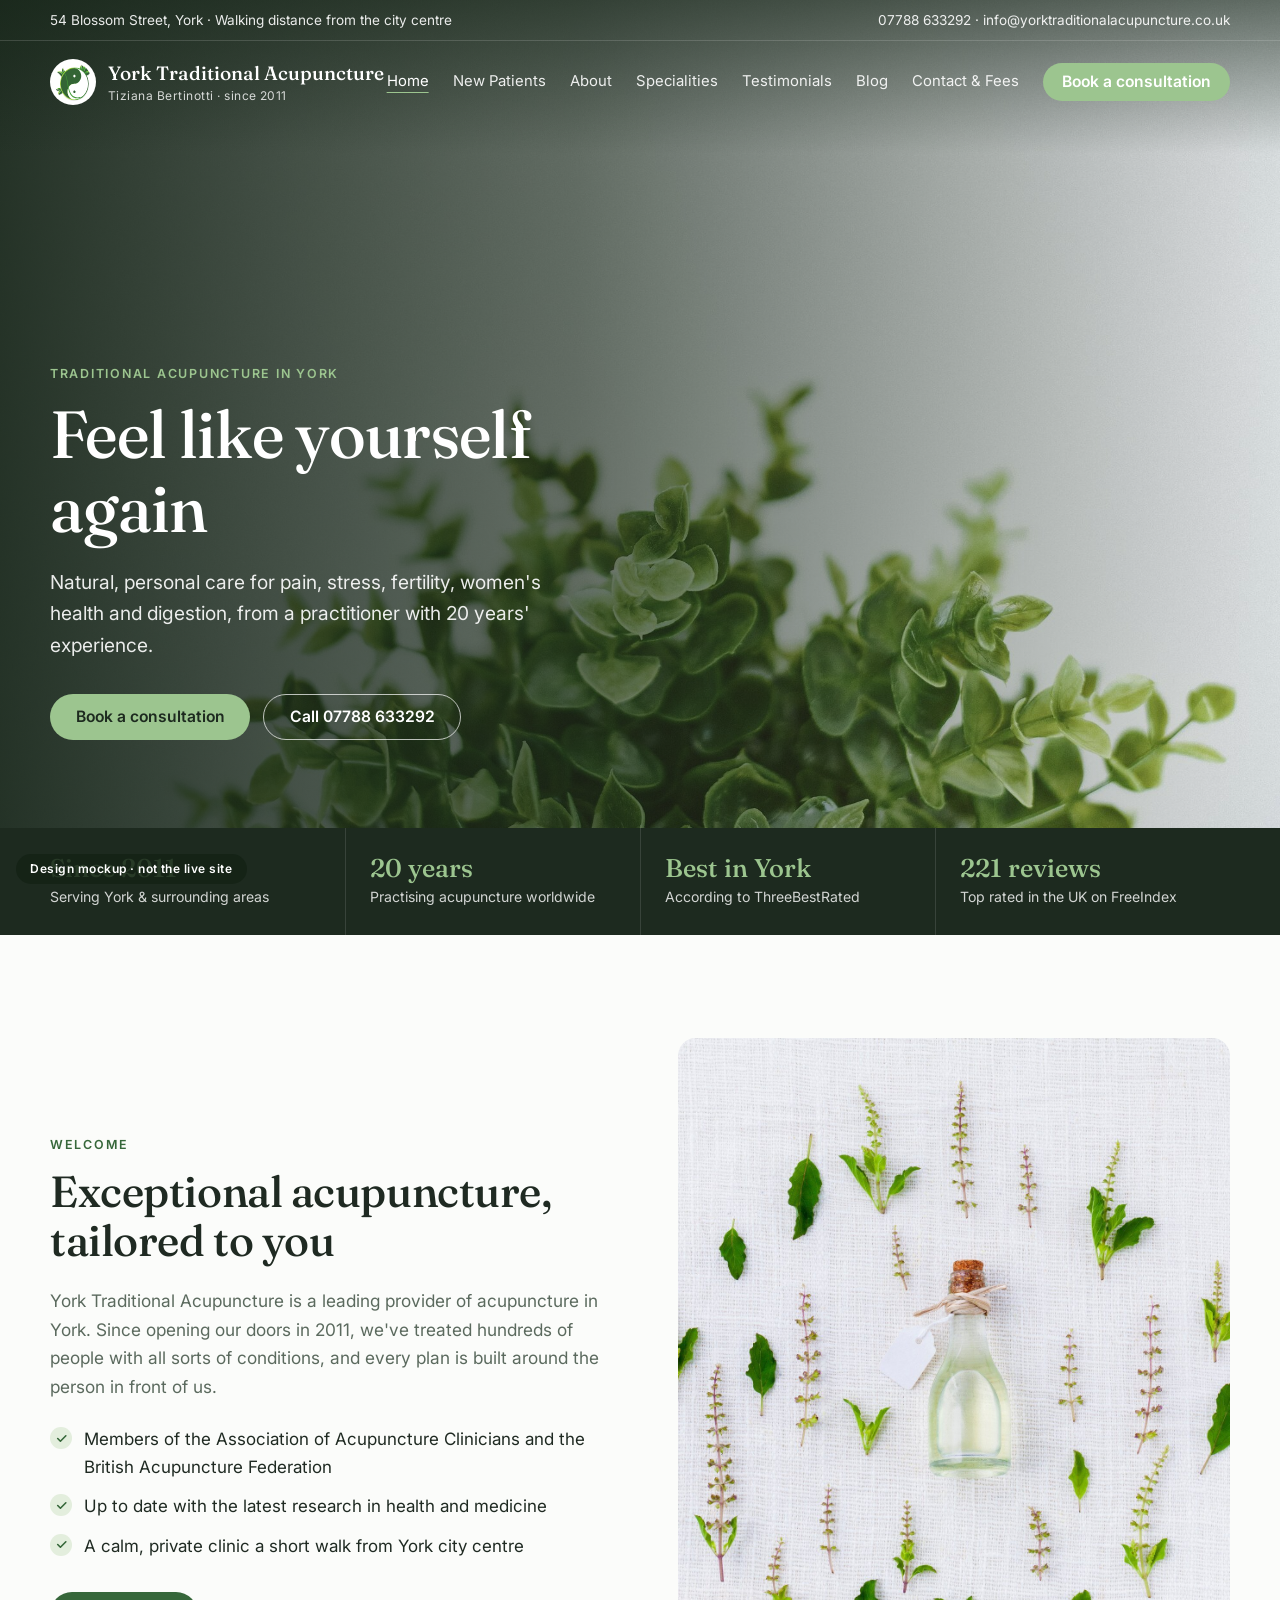
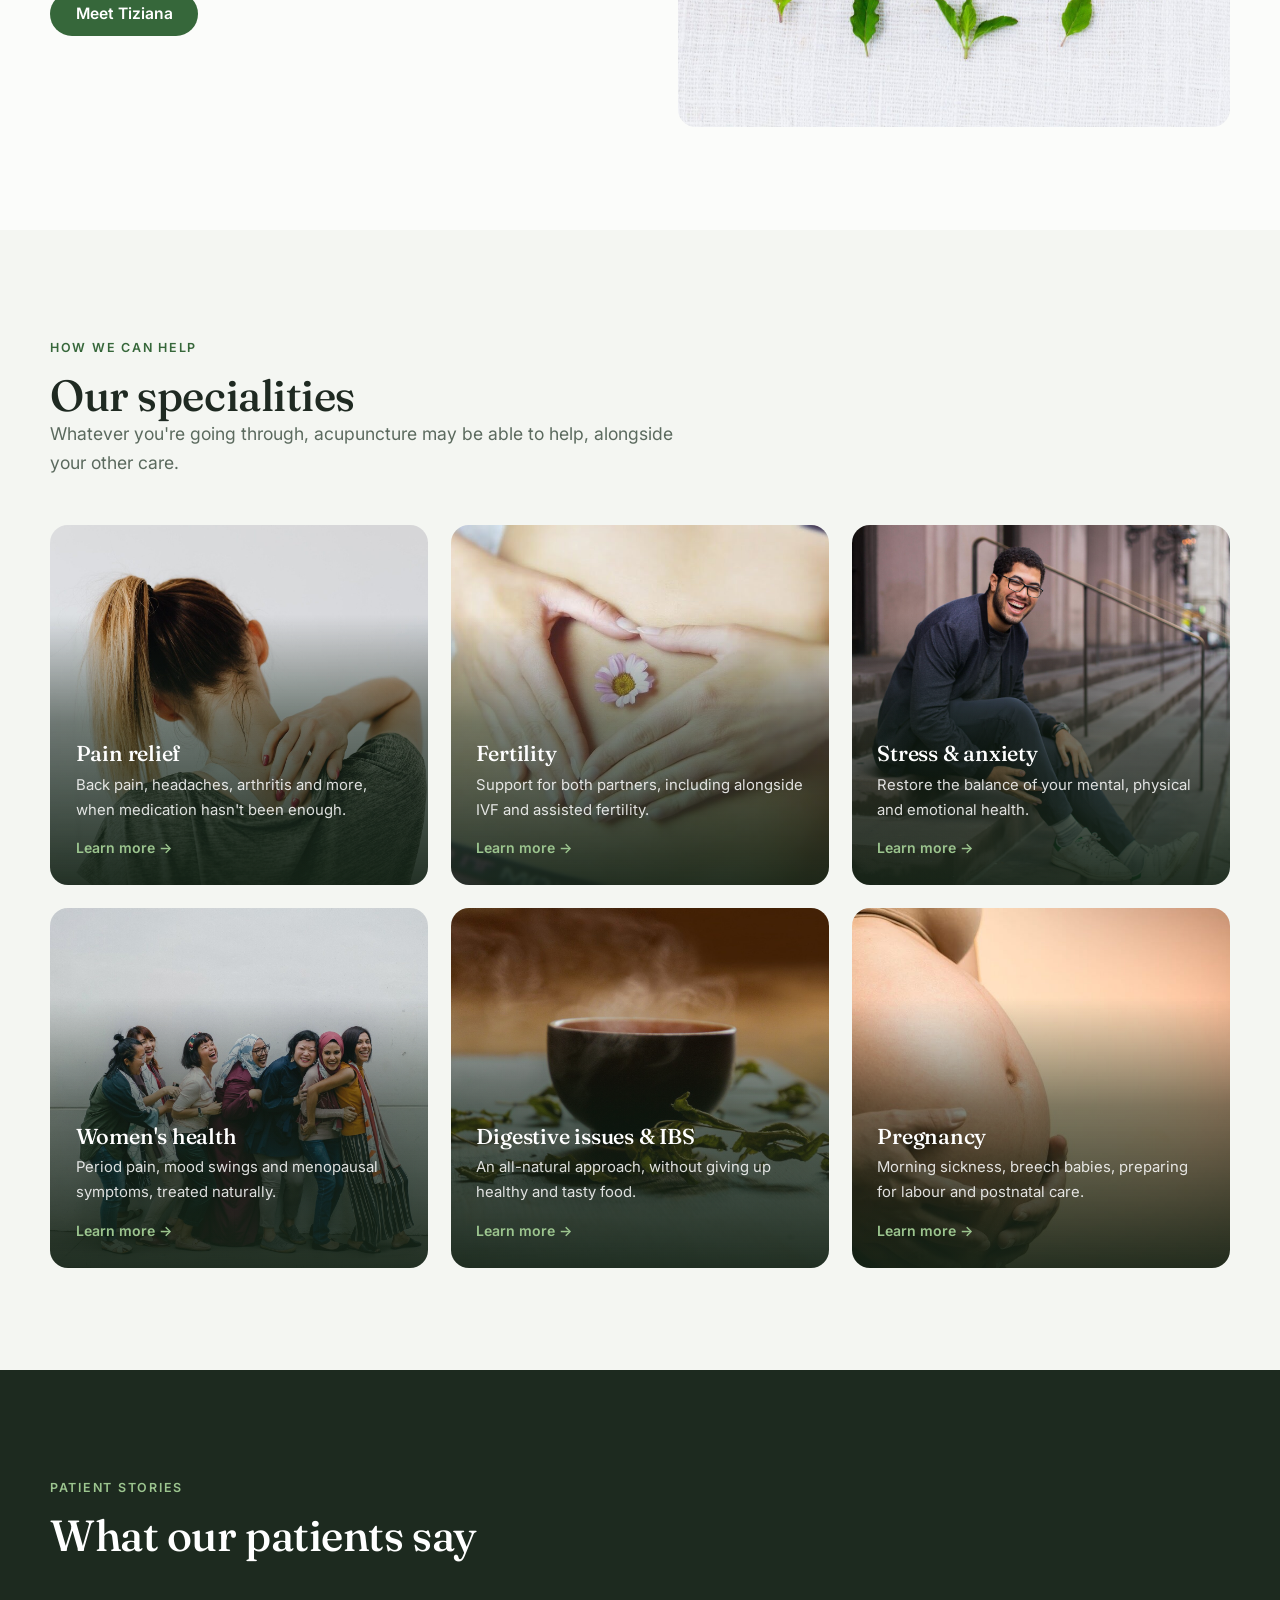
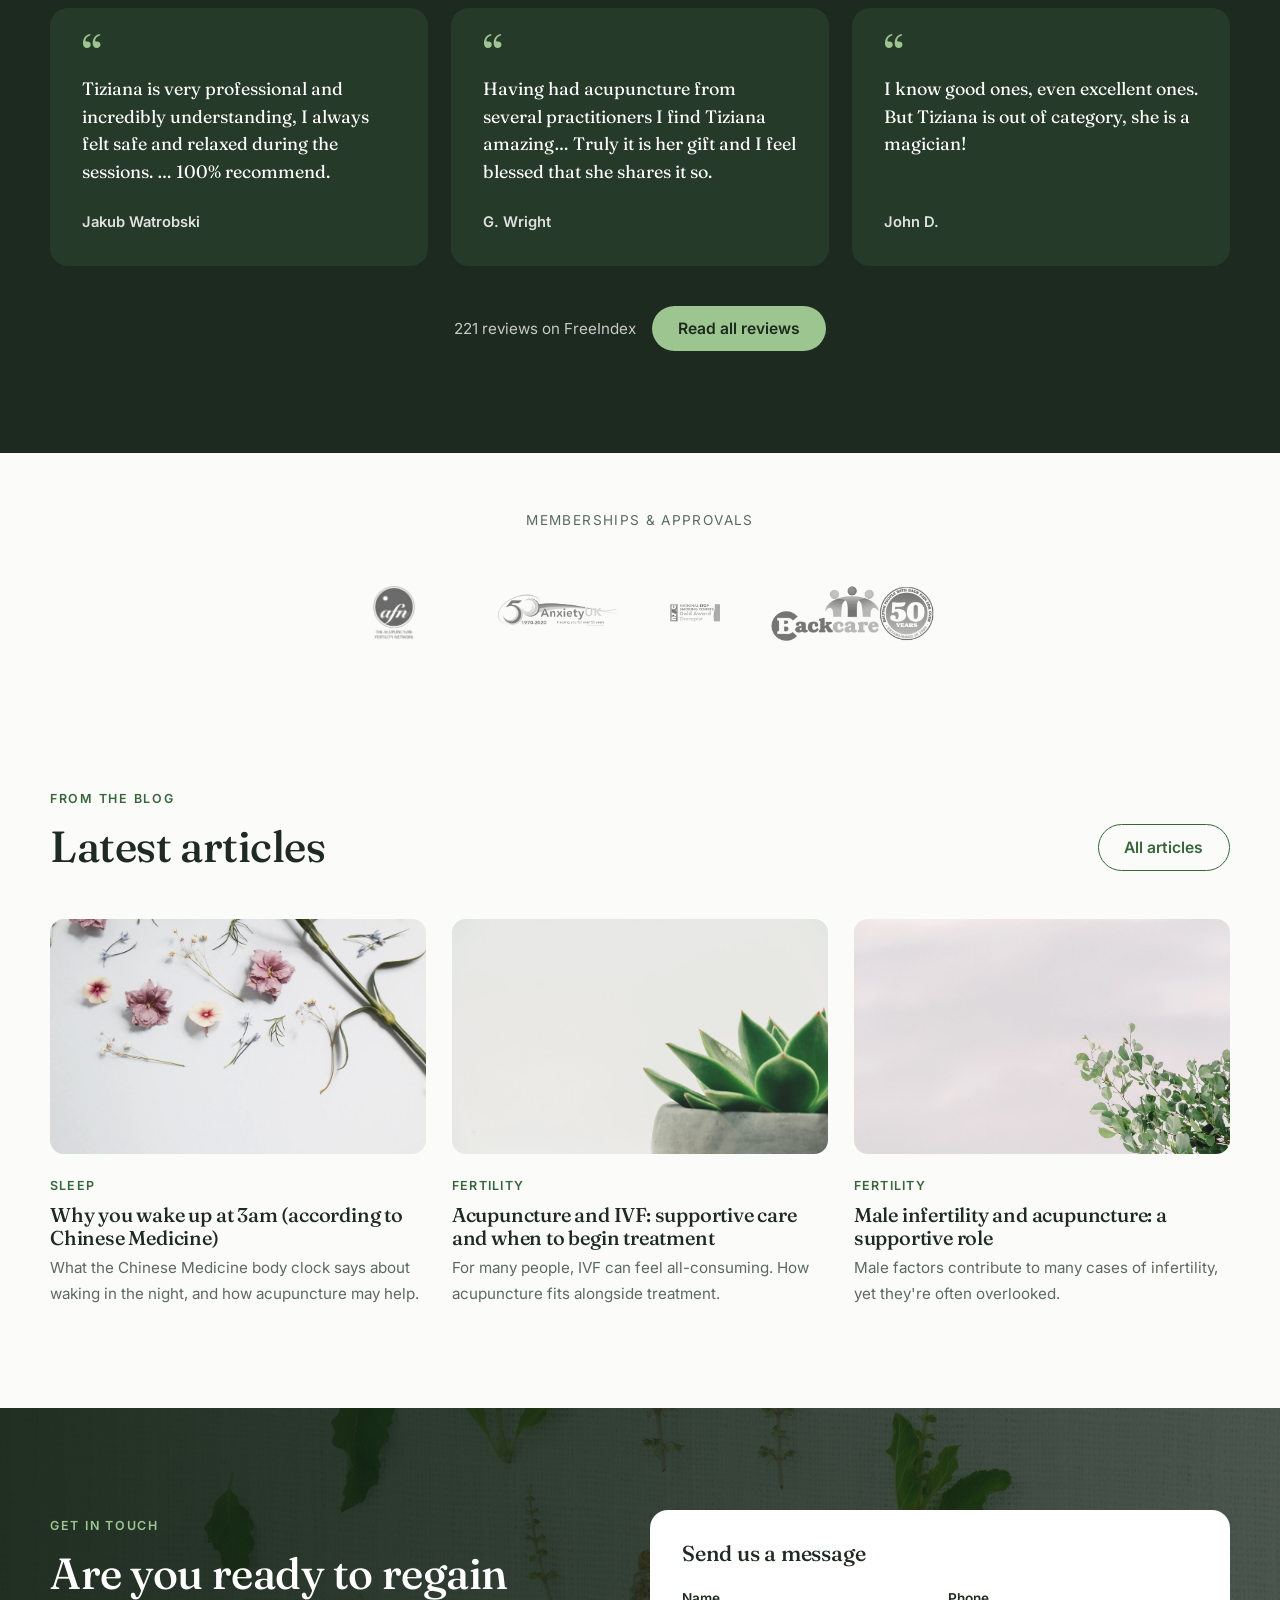
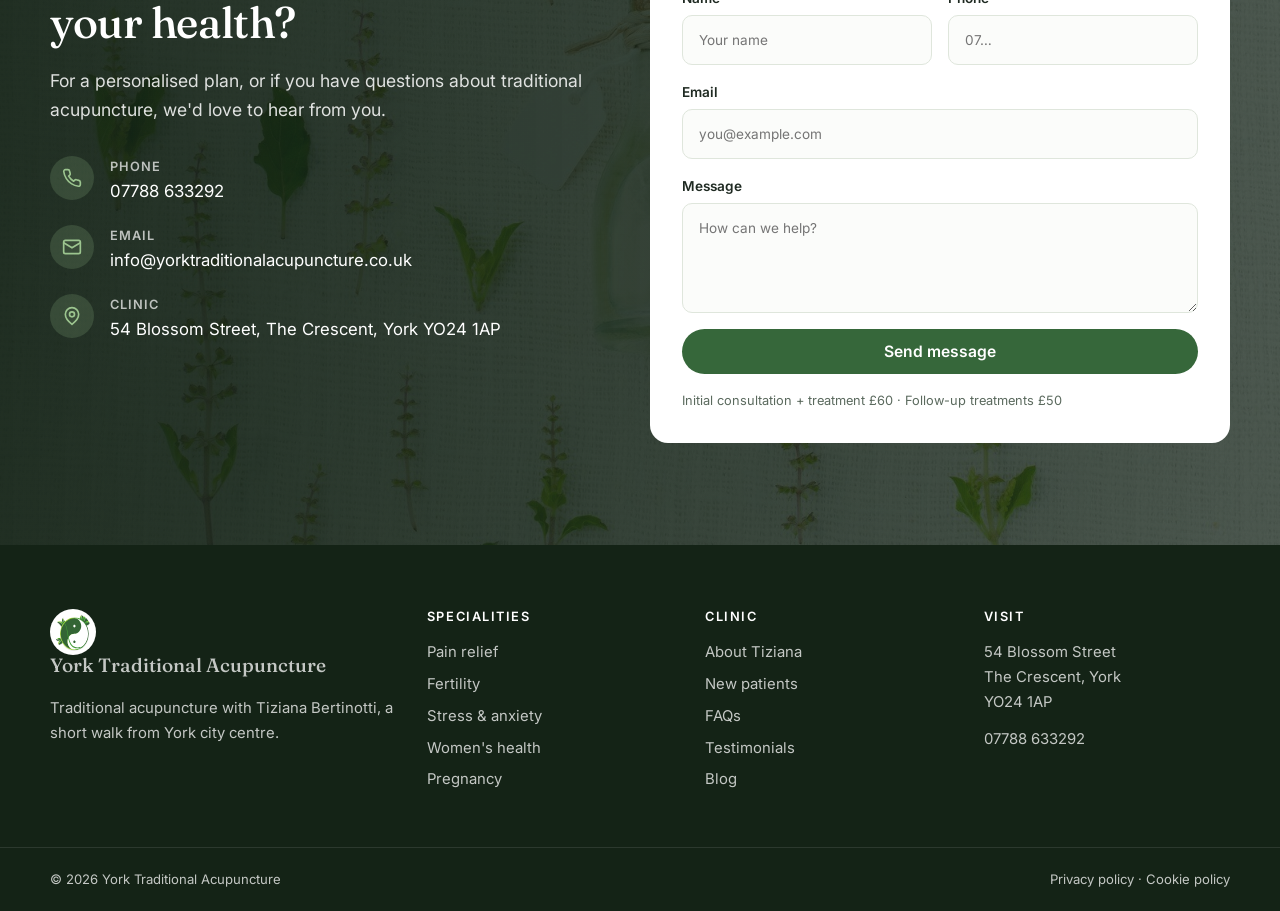
<file: index.html>
<!doctype html>
<html lang="en-GB">
<head>
<meta charset="utf-8">
<meta name="viewport" content="width=device-width, initial-scale=1">
<meta name="robots" content="noindex, nofollow">
<title>Home · York Traditional Acupuncture (design mockup)</title>
<link rel="preconnect" href="https://fonts.googleapis.com">
<link href="https://fonts.googleapis.com/css2?family=Fraunces:opsz,wght@9..144,400;9..144,500;9..144,600&family=Inter:wght@400;500;600;700&display=swap" rel="stylesheet">
<link rel="stylesheet" href="styles.css">
</head>
<body>
<div class="mockup-label">Design mockup · not the live site</div>

<header class="site-header">
  <div class="topbar"><div class="wrap">
    <span class="hide-sm">54 Blossom Street, York · Walking distance from the city centre</span>
    <span><a href="tel:07788633292">07788 633292</a><span class="hide-xs"> · <a href="mailto:info@yorktraditionalacupuncture.co.uk">info@yorktraditionalacupuncture.co.uk</a></span></span>
  </div></div>
  <nav class="nav"><div class="wrap">
    <a class="brand" href="index.html"><img src="images/logo.svg" alt=""><span><b>York Traditional Acupuncture</b><small>Tiziana Bertinotti · since 2011</small></span></a>
    <div class="menu" id="site-menu">
      <a class="active" href="index.html">Home</a>
      <a href="#">New Patients</a>
      <a href="about.html">About</a>
      <a href="fertility.html">Specialities</a>
      <a href="#">Testimonials</a>
      <a href="blog-post.html">Blog</a>
      <a href="#contact">Contact &amp; Fees</a>
      <a class="btn btn-sage" href="#contact">Book a consultation</a>
    </div>
    <button class="menu-toggle" type="button" aria-label="Menu" aria-expanded="false" aria-controls="site-menu">
      <svg class="i-open" viewBox="0 0 24 24" fill="none" stroke-width="2" stroke-linecap="round"><path d="M4 7h16M4 12h16M4 17h16"/></svg>
      <svg class="i-close" viewBox="0 0 24 24" fill="none" stroke-width="2" stroke-linecap="round"><path d="M6 6l12 12M18 6 6 18"/></svg>
    </button>
  </div></nav>
  <script>
    (function () {
      var header = document.currentScript.closest('.site-header');
      var btn = header.querySelector('.menu-toggle');
      function set(open) { header.classList.toggle('open', open); btn.setAttribute('aria-expanded', open); }
      btn.addEventListener('click', function () { set(!header.classList.contains('open')); });
      header.querySelector('.menu').addEventListener('click', function (e) { if (e.target.closest('a')) set(false); });
      document.addEventListener('keydown', function (e) { if (e.key === 'Escape') set(false); });
    })();
  </script>
</header>

<section class="hero" style="--hero-img:url('images/hero-leaves.jpg')">
  <div class="wrap"><div class="hero-copy">
    <span class="eyebrow">Traditional acupuncture in York</span>
    <h1>Feel like yourself again</h1>
    <p class="lead">Natural, personal care for pain, stress, fertility, women's health and digestion, from a practitioner with 20 years' experience.</p>
    <div class="actions">
      <a class="btn btn-sage" href="#contact">Book a consultation</a>
      <a class="btn btn-ghost" href="tel:07788633292">Call 07788 633292</a>
    </div>
  </div></div>
</section>

<section class="trust"><div class="wrap">
  <div class="trust-item"><b>Since 2011</b><span>Serving York &amp; surrounding areas</span></div>
  <div class="trust-item"><b>20 years</b><span>Practising acupuncture worldwide</span></div>
  <div class="trust-item"><b>Best in York</b><span>According to ThreeBestRated</span></div>
  <div class="trust-item"><b>221 reviews</b><span>Top rated in the UK on FreeIndex</span></div>
</div></section>

<section class="section"><div class="wrap split">
  <div class="copy">
    <span class="eyebrow">Welcome</span>
    <h2>Exceptional acupuncture, tailored to you</h2>
    <p style="margin-top:1.4rem">York Traditional Acupuncture is a leading provider of acupuncture in York. Since opening our doors in 2011, we've treated hundreds of people with all sorts of conditions, and every plan is built around the person in front of us.</p>
    <ul class="ticks">
      <li>Members of the Association of Acupuncture Clinicians and the British Acupuncture Federation</li>
      <li>Up to date with the latest research in health and medicine</li>
      <li>A calm, private clinic a short walk from York city centre</li>
    </ul>
    <a class="btn btn-green" href="about.html">Meet Tiziana</a>
  </div>
  <div class="media"><img src="images/herbs.jpg" alt=""></div>
</div></section>

<section class="section bg-cream"><div class="wrap">
  <div class="section-head">
    <span class="eyebrow">How we can help</span>
    <h2>Our specialities</h2>
    <p>Whatever you're going through, acupuncture may be able to help, alongside your other care.</p>
  </div>
  <div class="tiles">
    <a class="tile" href="#" style="--img:url('images/pain.jpg')"><h3>Pain relief</h3><p>Back pain, headaches, arthritis and more, when medication hasn't been enough.</p><span class="more">Learn more →</span></a>
    <a class="tile" href="fertility.html" style="--img:url('images/fertility.jpg')"><h3>Fertility</h3><p>Support for both partners, including alongside IVF and assisted fertility.</p><span class="more">Learn more →</span></a>
    <a class="tile" href="#" style="--img:url('images/stress.jpg')"><h3>Stress &amp; anxiety</h3><p>Restore the balance of your mental, physical and emotional health.</p><span class="more">Learn more →</span></a>
    <a class="tile" href="#" style="--img:url('images/womens-health.jpg')"><h3>Women's health</h3><p>Period pain, mood swings and menopausal symptoms, treated naturally.</p><span class="more">Learn more →</span></a>
    <a class="tile" href="#" style="--img:url('images/tea.jpg')"><h3>Digestive issues &amp; IBS</h3><p>An all-natural approach, without giving up healthy and tasty food.</p><span class="more">Learn more →</span></a>
    <a class="tile" href="#" style="--img:url('images/pregnancy.jpg')"><h3>Pregnancy</h3><p>Morning sickness, breech babies, preparing for labour and postnatal care.</p><span class="more">Learn more →</span></a>
  </div>
</div></section>

<section class="section dark"><div class="wrap">
  <div class="section-head">
    <span class="eyebrow">Patient stories</span>
    <h2>What our patients say</h2>
  </div>
  <div class="quotes">
    <figure class="quote" style="margin:0"><span class="stars">“</span><blockquote>Tiziana is very professional and incredibly understanding, I always felt safe and relaxed during the sessions. … 100% recommend.</blockquote><cite>Jakub Watrobski</cite></figure>
    <figure class="quote" style="margin:0"><span class="stars">“</span><blockquote>Having had acupuncture from several practitioners I find Tiziana amazing… Truly it is her gift and I feel blessed that she shares it so.</blockquote><cite>G. Wright</cite></figure>
    <figure class="quote" style="margin:0"><span class="stars">“</span><blockquote>I know good ones, even excellent ones. But Tiziana is out of category, she is a magician!</blockquote><cite>John D.</cite></figure>
  </div>
  <div class="reviews-link"><span>221 reviews on FreeIndex</span><a class="btn btn-sage" href="#">Read all reviews</a></div>
</div></section>

<section class="wrap">
  <p class="logos-label" style="margin-top:3.5rem">Memberships &amp; approvals</p>
  <div class="logos">
    <img src="images/afn.png" alt="The Acupuncture Fertility Network">
    <img src="images/anxiety_uk.png" alt="Anxiety UK">
    <img src="images/nssc.png" alt="National Stop Smoking Centres">
    <img src="images/Backcare.png" alt="BackCare">
  </div>
</section>

<section class="section"><div class="wrap">
  <div class="section-head" style="display:flex;justify-content:space-between;align-items:end;max-width:none;gap:1rem;flex-wrap:wrap">
    <div><span class="eyebrow">From the blog</span><h2>Latest articles</h2></div>
    <a class="btn btn-outline" href="#">All articles</a>
  </div>
  <div class="posts">
    <a class="post-card" href="blog-post.html"><div class="thumb"><img src="images/flowers.webp" alt=""></div><span class="cat">Sleep</span><h3>Why you wake up at 3am (according to Chinese Medicine)</h3><p>What the Chinese Medicine body clock says about waking in the night, and how acupuncture may help.</p></a>
    <a class="post-card" href="#"><div class="thumb"><img src="images/plant.jpg" alt=""></div><span class="cat">Fertility</span><h3>Acupuncture and IVF: supportive care and when to begin treatment</h3><p>For many people, IVF can feel all-consuming. How acupuncture fits alongside treatment.</p></a>
    <a class="post-card" href="#"><div class="thumb"><img src="images/about-header.jpg" alt=""></div><span class="cat">Fertility</span><h3>Male infertility and acupuncture: a supportive role</h3><p>Male factors contribute to many cases of infertility, yet they're often overlooked.</p></a>
  </div>
</div></section>

<section class="section cta" id="contact"><div class="wrap contact-grid">
  <div>
    <span class="eyebrow" style="color:var(--sage)">Get in touch</span>
    <h2>Are you ready to regain your health?</h2>
    <p style="opacity:.85;margin-top:1.2rem;font-size:1.1rem">For a personalised plan, or if you have questions about traditional acupuncture, we'd love to hear from you.</p>
    <ul class="contact-list">
      <li><span class="ic"><svg viewBox="0 0 24 24" fill="none" stroke-width="2" stroke-linecap="round" stroke-linejoin="round"><path d="M22 16.9v3a2 2 0 0 1-2.2 2 19.8 19.8 0 0 1-8.6-3.1 19.5 19.5 0 0 1-6-6A19.8 19.8 0 0 1 2.1 4.2 2 2 0 0 1 4.1 2h3a2 2 0 0 1 2 1.7c.1.9.4 1.8.7 2.7a2 2 0 0 1-.5 2.1L8 9.8a16 16 0 0 0 6 6l1.3-1.3a2 2 0 0 1 2.1-.4c.9.3 1.8.6 2.7.7a2 2 0 0 1 1.7 2z"/></svg></span><div><b>Phone</b><a href="tel:07788633292">07788 633292</a></div></li>
      <li><span class="ic"><svg viewBox="0 0 24 24" fill="none" stroke-width="2" stroke-linecap="round" stroke-linejoin="round"><rect x="2" y="4" width="20" height="16" rx="2"/><path d="m22 7-10 6L2 7"/></svg></span><div><b>Email</b><a href="mailto:info@yorktraditionalacupuncture.co.uk">info@yorktraditionalacupuncture.co.uk</a></div></li>
      <li><span class="ic"><svg viewBox="0 0 24 24" fill="none" stroke-width="2" stroke-linecap="round" stroke-linejoin="round"><path d="M20 10c0 6-8 12-8 12s-8-6-8-12a8 8 0 0 1 16 0z"/><circle cx="12" cy="10" r="3"/></svg></span><div><b>Clinic</b><span>54 Blossom Street, The Crescent, York YO24 1AP</span></div></li>
    </ul>
  </div>
  <form class="form" onsubmit="return false">
    <h3>Send us a message</h3>
    <div class="row"><label>Name<input placeholder="Your name"></label><label>Phone<input placeholder="07…"></label></div>
    <label>Email<input placeholder="you@example.com"></label>
    <label>Message<textarea placeholder="How can we help?"></textarea></label>
    <button class="btn btn-green" style="border:0;justify-content:center;cursor:pointer">Send message</button>
    <p class="note">Initial consultation + treatment £60 · Follow-up treatments £50</p>
  </form>
</div></section>

<footer class="site-footer">
  <div class="wrap">
    <div>
      <a class="brand" href="index.html"><img src="images/logo.svg" alt=""><span><b>York Traditional Acupuncture</b></span></a>
      <p>Traditional acupuncture with Tiziana Bertinotti, a short walk from York city centre.</p>
    </div>
    <div><h4>Specialities</h4><a href="#">Pain relief</a><a href="fertility.html">Fertility</a><a href="#">Stress &amp; anxiety</a><a href="#">Women's health</a><a href="#">Pregnancy</a></div>
    <div><h4>Clinic</h4><a href="about.html">About Tiziana</a><a href="#">New patients</a><a href="#">FAQs</a><a href="#">Testimonials</a><a href="blog-post.html">Blog</a></div>
    <div><h4>Visit</h4><span>54 Blossom Street<br>The Crescent, York<br>YO24 1AP</span><a href="tel:07788633292" style="margin-top:.8rem">07788 633292</a></div>
  </div>
  <div class="legal"><div class="wrap"><span>© 2026 York Traditional Acupuncture</span><span>Privacy policy · Cookie policy</span></div></div>
</footer>

</body>
</html>
</file>
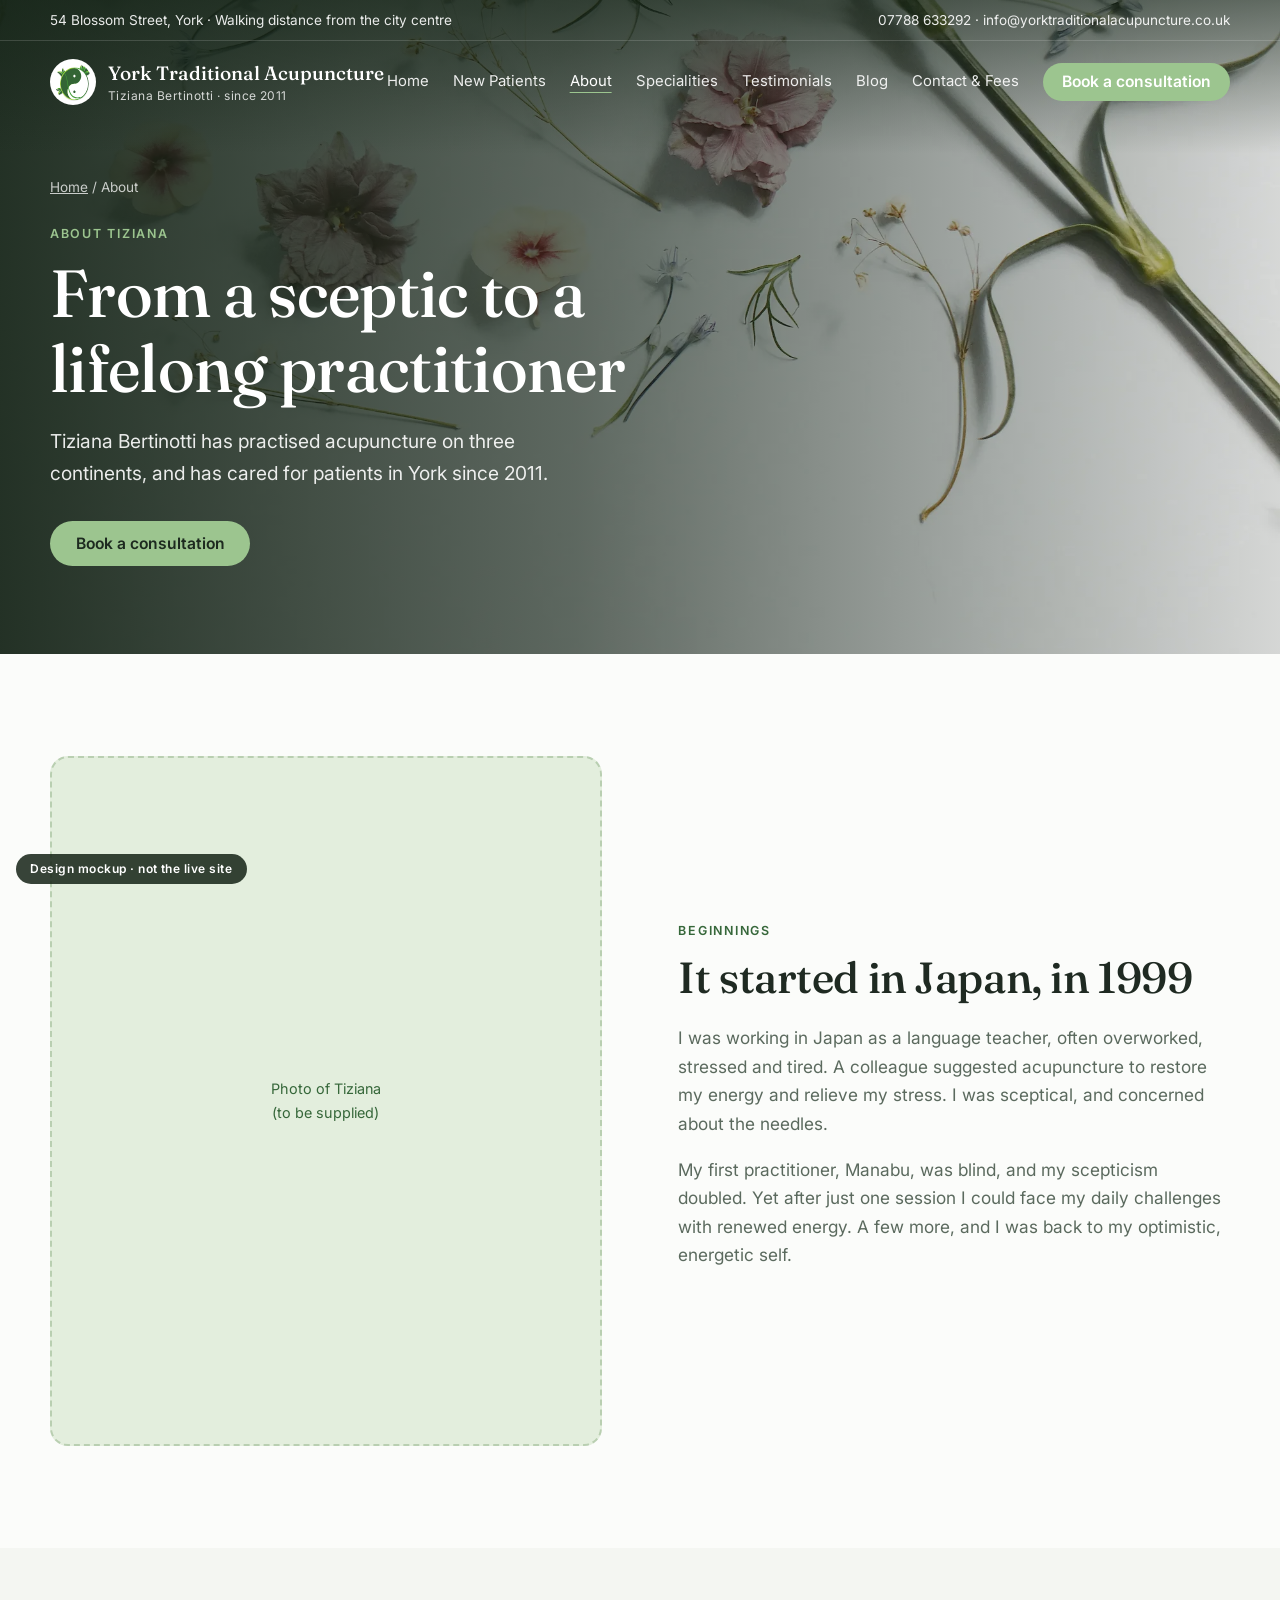
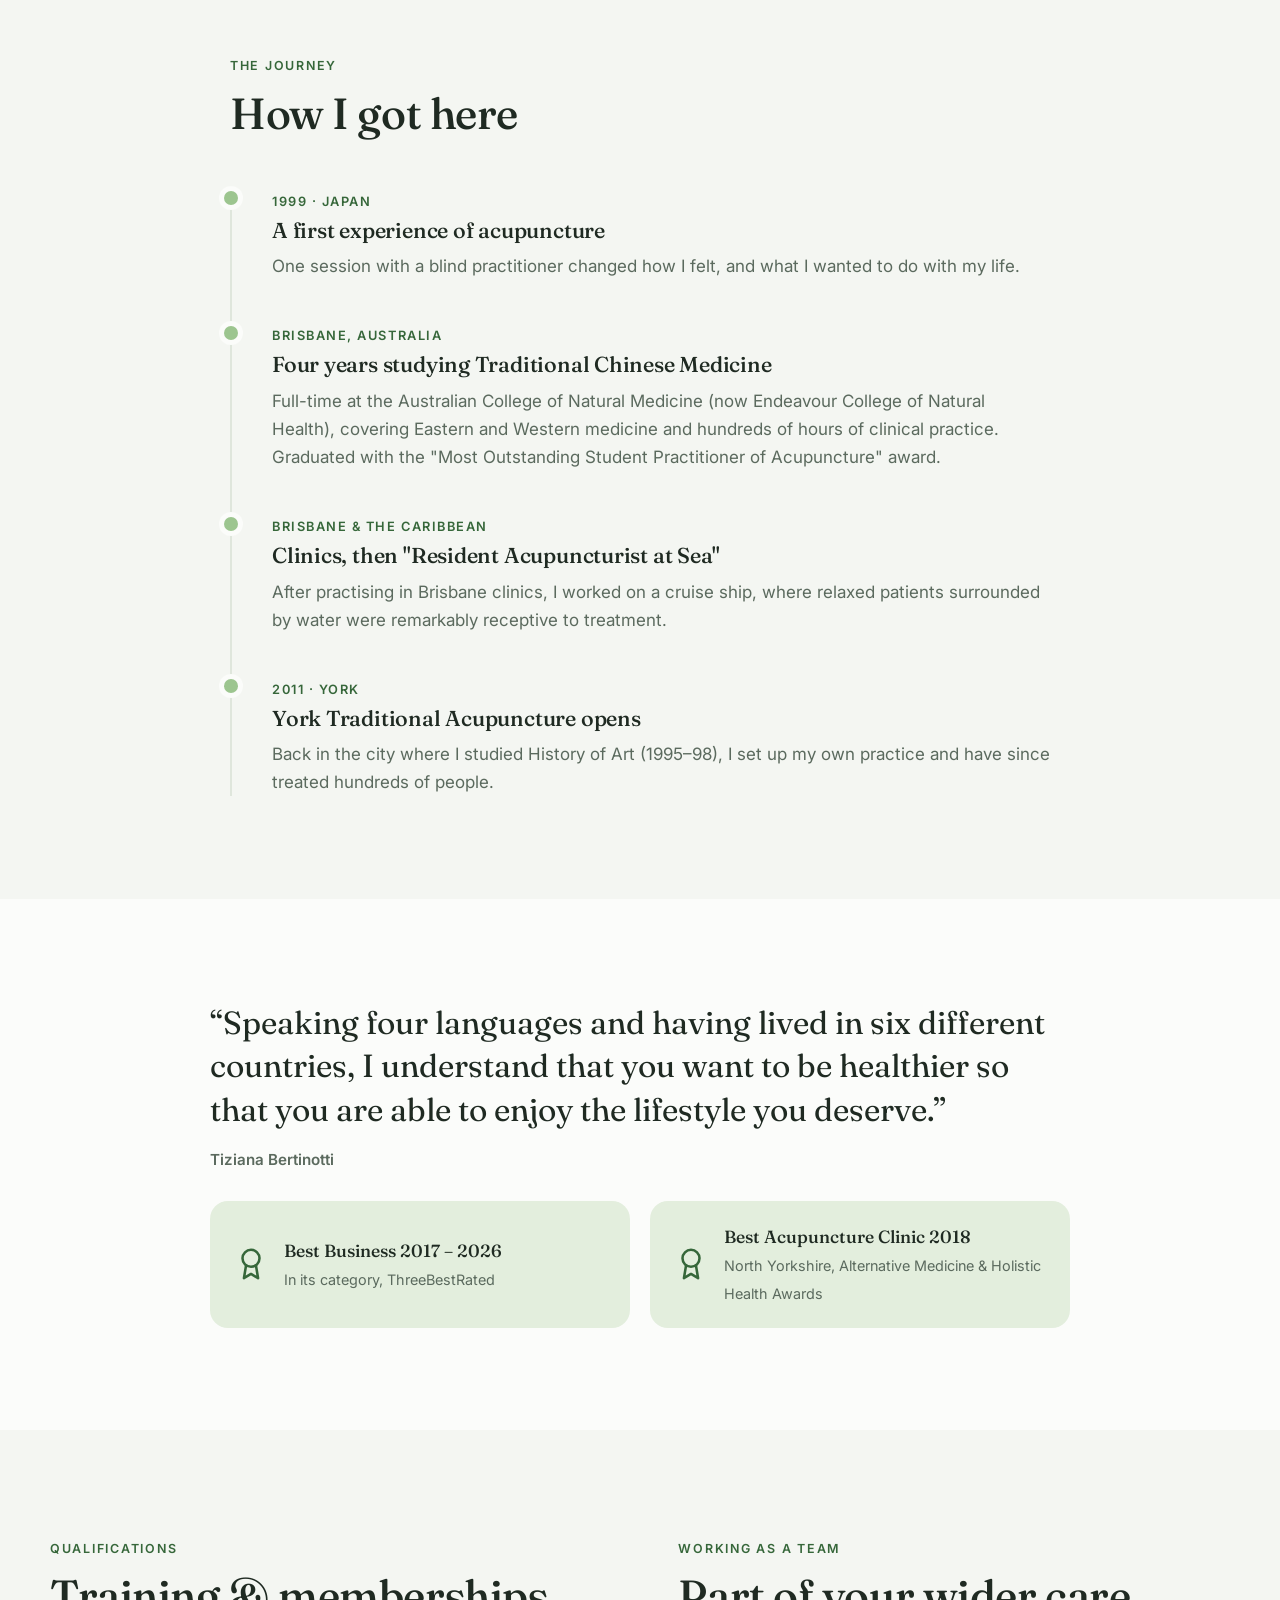
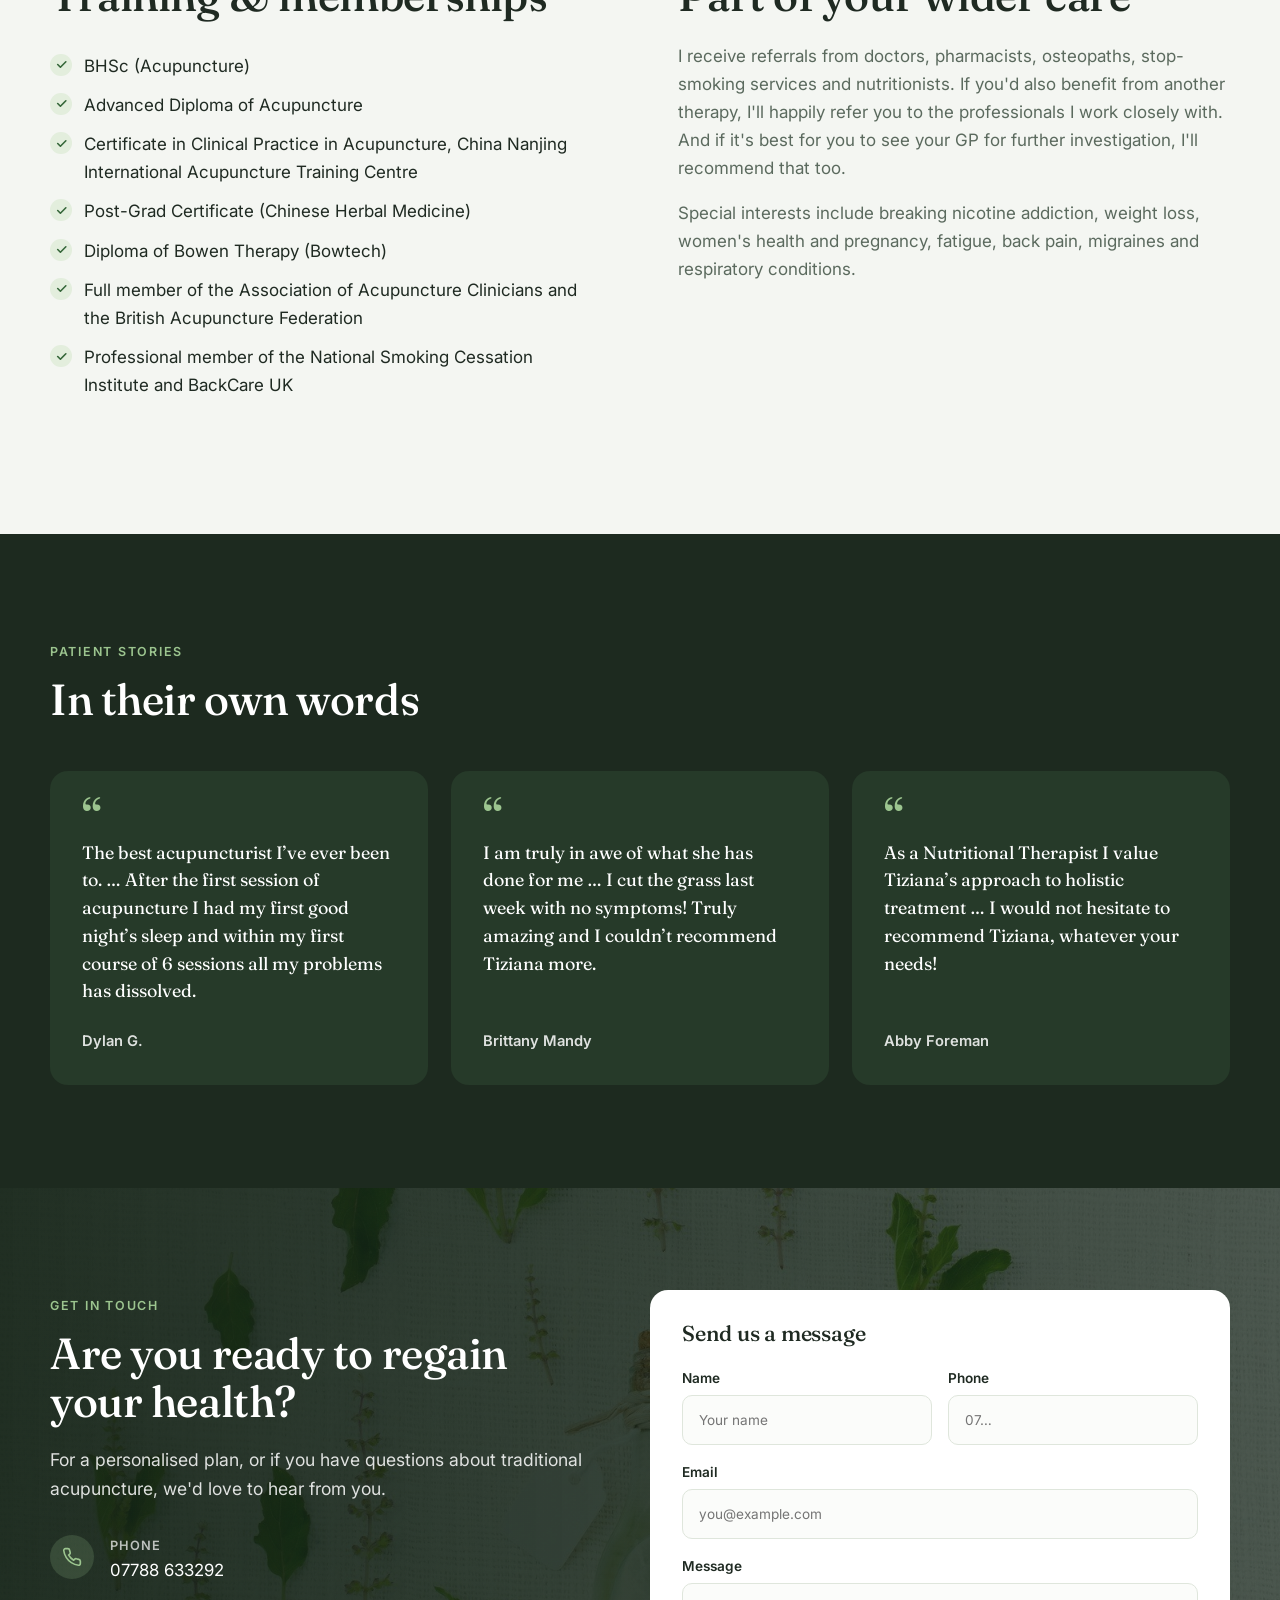
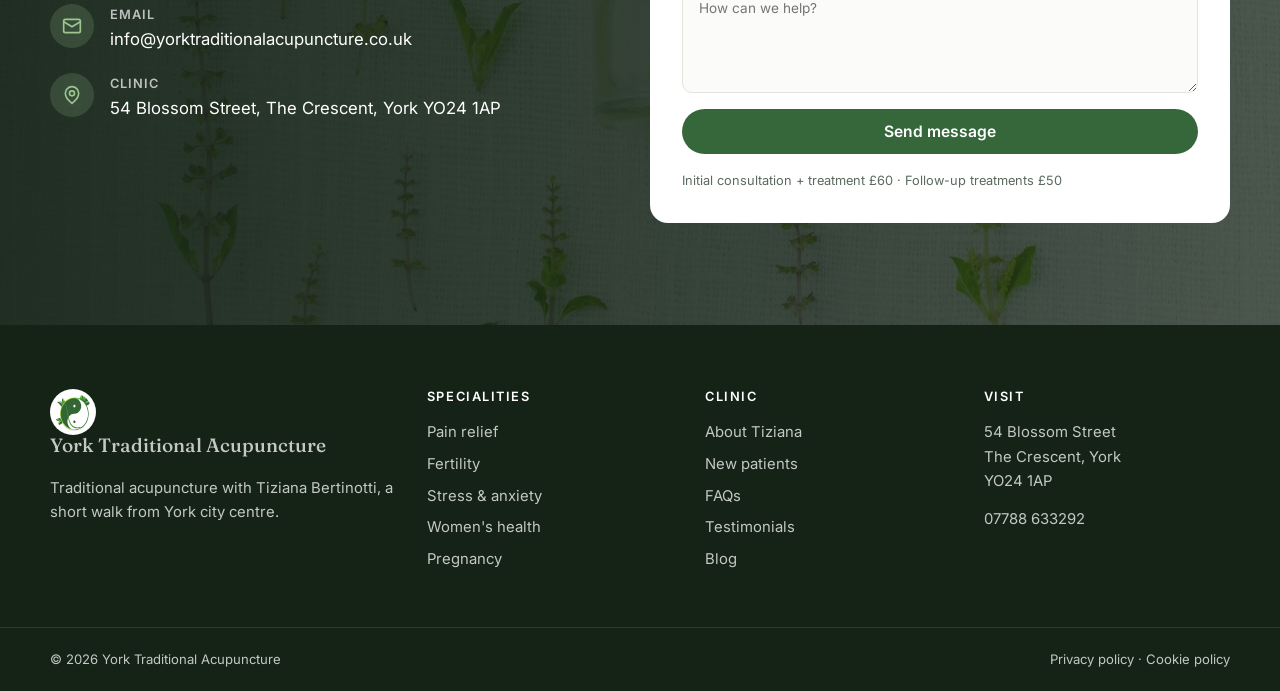
<file: about.html>
<!doctype html>
<html lang="en-GB">
<head>
<meta charset="utf-8">
<meta name="viewport" content="width=device-width, initial-scale=1">
<meta name="robots" content="noindex, nofollow">
<title>About Tiziana · York Traditional Acupuncture (design mockup)</title>
<link rel="preconnect" href="https://fonts.googleapis.com">
<link href="https://fonts.googleapis.com/css2?family=Fraunces:opsz,wght@9..144,400;9..144,500;9..144,600&family=Inter:wght@400;500;600;700&display=swap" rel="stylesheet">
<link rel="stylesheet" href="styles.css">
</head>
<body>
<div class="mockup-label">Design mockup · not the live site</div>

<header class="site-header">
  <div class="topbar"><div class="wrap">
    <span class="hide-sm">54 Blossom Street, York · Walking distance from the city centre</span>
    <span><a href="tel:07788633292">07788 633292</a><span class="hide-xs"> · <a href="mailto:info@yorktraditionalacupuncture.co.uk">info@yorktraditionalacupuncture.co.uk</a></span></span>
  </div></div>
  <nav class="nav"><div class="wrap">
    <a class="brand" href="index.html"><img src="images/logo.svg" alt=""><span><b>York Traditional Acupuncture</b><small>Tiziana Bertinotti · since 2011</small></span></a>
    <div class="menu" id="site-menu">
      <a href="index.html">Home</a>
      <a href="#">New Patients</a>
      <a class="active" href="about.html">About</a>
      <a href="fertility.html">Specialities</a>
      <a href="#">Testimonials</a>
      <a href="blog-post.html">Blog</a>
      <a href="#contact">Contact &amp; Fees</a>
      <a class="btn btn-sage" href="#contact">Book a consultation</a>
    </div>
    <button class="menu-toggle" type="button" aria-label="Menu" aria-expanded="false" aria-controls="site-menu">
      <svg class="i-open" viewBox="0 0 24 24" fill="none" stroke-width="2" stroke-linecap="round"><path d="M4 7h16M4 12h16M4 17h16"/></svg>
      <svg class="i-close" viewBox="0 0 24 24" fill="none" stroke-width="2" stroke-linecap="round"><path d="M6 6l12 12M18 6 6 18"/></svg>
    </button>
  </div></nav>
  <script>
    (function () {
      var header = document.currentScript.closest('.site-header');
      var btn = header.querySelector('.menu-toggle');
      function set(open) { header.classList.toggle('open', open); btn.setAttribute('aria-expanded', open); }
      btn.addEventListener('click', function () { set(!header.classList.contains('open')); });
      header.querySelector('.menu').addEventListener('click', function (e) { if (e.target.closest('a')) set(false); });
      document.addEventListener('keydown', function (e) { if (e.key === 'Escape') set(false); });
    })();
  </script>
</header>
<section class="hero short" style="--hero-img:url('images/flowers.webp')">
  <div class="wrap"><div class="hero-copy">
    <div class="crumbs"><a href="index.html">Home</a> / About</div>
    <span class="eyebrow">About Tiziana</span>
    <h1>From a sceptic to a lifelong practitioner</h1>
    <p class="lead">Tiziana Bertinotti has practised acupuncture on three continents, and has cared for patients in York since 2011.</p>
    <div class="actions"><a class="btn btn-sage" href="#contact">Book a consultation</a></div>
  </div></div>
</section>

<section class="section"><div class="wrap split">
  <div class="portrait">Photo of Tiziana<br>(to be supplied)</div>
  <div class="copy">
    <span class="eyebrow">Beginnings</span>
    <h2>It started in Japan, in 1999</h2>
    <p style="margin-top:1.4rem">I was working in Japan as a language teacher, often overworked, stressed and tired. A colleague suggested acupuncture to restore my energy and relieve my stress. I was sceptical, and concerned about the needles.</p>
    <p>My first practitioner, Manabu, was blind, and my scepticism doubled. Yet after just one session I could face my daily challenges with renewed energy. A few more, and I was back to my optimistic, energetic self.</p>
  </div>
</div></section>

<section class="section bg-cream"><div class="wrap" style="max-width:820px">
  <div class="section-head"><span class="eyebrow">The journey</span><h2>How I got here</h2></div>
  <div class="timeline">
    <div class="tl-item"><span class="when">1999 · Japan</span><h3>A first experience of acupuncture</h3><p>One session with a blind practitioner changed how I felt, and what I wanted to do with my life.</p></div>
    <div class="tl-item"><span class="when">Brisbane, Australia</span><h3>Four years studying Traditional Chinese Medicine</h3><p>Full-time at the Australian College of Natural Medicine (now Endeavour College of Natural Health), covering Eastern and Western medicine and hundreds of hours of clinical practice. Graduated with the "Most Outstanding Student Practitioner of Acupuncture" award.</p></div>
    <div class="tl-item"><span class="when">Brisbane &amp; the Caribbean</span><h3>Clinics, then "Resident Acupuncturist at Sea"</h3><p>After practising in Brisbane clinics, I worked on a cruise ship, where relaxed patients surrounded by water were remarkably receptive to treatment.</p></div>
    <div class="tl-item"><span class="when">2011 · York</span><h3>York Traditional Acupuncture opens</h3><p>Back in the city where I studied History of Art (1995–98), I set up my own practice and have since treated hundreds of people.</p></div>
  </div>
</div></section>

<section class="section"><div class="wrap">
  <blockquote class="pull" style="margin:0 auto">“Speaking four languages and having lived in six different countries, I understand that you want to be healthier so that you are able to enjoy the lifestyle you deserve.”<footer>Tiziana Bertinotti</footer></blockquote>
  <div class="awards" style="max-width:860px;margin-inline:auto">
    <div class="award"><svg viewBox="0 0 24 24" fill="none" stroke-width="1.8" stroke-linecap="round" stroke-linejoin="round"><circle cx="12" cy="8" r="6"/><path d="M15.5 13 17 22l-5-3-5 3 1.5-9"/></svg><div><b>Best Business 2017 – 2026</b><span>In its category, ThreeBestRated</span></div></div>
    <div class="award"><svg viewBox="0 0 24 24" fill="none" stroke-width="1.8" stroke-linecap="round" stroke-linejoin="round"><circle cx="12" cy="8" r="6"/><path d="M15.5 13 17 22l-5-3-5 3 1.5-9"/></svg><div><b>Best Acupuncture Clinic 2018</b><span>North Yorkshire, Alternative Medicine &amp; Holistic Health Awards</span></div></div>
  </div>
</div></section>

<section class="section bg-cream"><div class="wrap split" style="align-items:start">
  <div>
    <span class="eyebrow">Qualifications</span>
    <h2>Training &amp; memberships</h2>
    <ul class="ticks" style="margin-top:2rem">
      <li>BHSc (Acupuncture)</li>
      <li>Advanced Diploma of Acupuncture</li>
      <li>Certificate in Clinical Practice in Acupuncture, China Nanjing International Acupuncture Training Centre</li>
      <li>Post-Grad Certificate (Chinese Herbal Medicine)</li>
      <li>Diploma of Bowen Therapy (Bowtech)</li>
      <li>Full member of the Association of Acupuncture Clinicians and the British Acupuncture Federation</li>
      <li>Professional member of the National Smoking Cessation Institute and BackCare UK</li>
    </ul>
  </div>
  <div>
    <span class="eyebrow">Working as a team</span>
    <h2>Part of your wider care</h2>
    <p style="margin-top:1.4rem;color:var(--muted)">I receive referrals from doctors, pharmacists, osteopaths, stop-smoking services and nutritionists. If you'd also benefit from another therapy, I'll happily refer you to the professionals I work closely with. And if it's best for you to see your GP for further investigation, I'll recommend that too.</p>
    <p style="color:var(--muted)">Special interests include breaking nicotine addiction, weight loss, women's health and pregnancy, fatigue, back pain, migraines and respiratory conditions.</p>
  </div>
</div></section>

<section class="section dark"><div class="wrap">
  <div class="section-head"><span class="eyebrow">Patient stories</span><h2>In their own words</h2></div>
  <div class="quotes">
    <figure class="quote" style="margin:0"><span class="stars">“</span><blockquote>The best acupuncturist I’ve ever been to. … After the first session of acupuncture I had my first good night’s sleep and within my first course of 6 sessions all my problems has dissolved.</blockquote><cite>Dylan G.</cite></figure>
    <figure class="quote" style="margin:0"><span class="stars">“</span><blockquote>I am truly in awe of what she has done for me … I cut the grass last week with no symptoms! Truly amazing and I couldn’t recommend Tiziana more.</blockquote><cite>Brittany Mandy</cite></figure>
    <figure class="quote" style="margin:0"><span class="stars">“</span><blockquote>As a Nutritional Therapist I value Tiziana’s approach to holistic treatment … I would not hesitate to recommend Tiziana, whatever your needs!</blockquote><cite>Abby Foreman</cite></figure>
  </div>
</div></section>

<section class="section cta" id="contact"><div class="wrap contact-grid">
  <div>
    <span class="eyebrow" style="color:var(--sage)">Get in touch</span>
    <h2>Are you ready to regain your health?</h2>
    <p style="opacity:.85;margin-top:1.2rem;font-size:1.1rem">For a personalised plan, or if you have questions about traditional acupuncture, we'd love to hear from you.</p>
    <ul class="contact-list">
      <li><span class="ic"><svg viewBox="0 0 24 24" fill="none" stroke-width="2" stroke-linecap="round" stroke-linejoin="round"><path d="M22 16.9v3a2 2 0 0 1-2.2 2 19.8 19.8 0 0 1-8.6-3.1 19.5 19.5 0 0 1-6-6A19.8 19.8 0 0 1 2.1 4.2 2 2 0 0 1 4.1 2h3a2 2 0 0 1 2 1.7c.1.9.4 1.8.7 2.7a2 2 0 0 1-.5 2.1L8 9.8a16 16 0 0 0 6 6l1.3-1.3a2 2 0 0 1 2.1-.4c.9.3 1.8.6 2.7.7a2 2 0 0 1 1.7 2z"/></svg></span><div><b>Phone</b><a href="tel:07788633292">07788 633292</a></div></li>
      <li><span class="ic"><svg viewBox="0 0 24 24" fill="none" stroke-width="2" stroke-linecap="round" stroke-linejoin="round"><rect x="2" y="4" width="20" height="16" rx="2"/><path d="m22 7-10 6L2 7"/></svg></span><div><b>Email</b><a href="mailto:info@yorktraditionalacupuncture.co.uk">info@yorktraditionalacupuncture.co.uk</a></div></li>
      <li><span class="ic"><svg viewBox="0 0 24 24" fill="none" stroke-width="2" stroke-linecap="round" stroke-linejoin="round"><path d="M20 10c0 6-8 12-8 12s-8-6-8-12a8 8 0 0 1 16 0z"/><circle cx="12" cy="10" r="3"/></svg></span><div><b>Clinic</b><span>54 Blossom Street, The Crescent, York YO24 1AP</span></div></li>
    </ul>
  </div>
  <form class="form" onsubmit="return false">
    <h3>Send us a message</h3>
    <div class="row"><label>Name<input placeholder="Your name"></label><label>Phone<input placeholder="07…"></label></div>
    <label>Email<input placeholder="you@example.com"></label>
    <label>Message<textarea placeholder="How can we help?"></textarea></label>
    <button class="btn btn-green" style="border:0;justify-content:center;cursor:pointer">Send message</button>
    <p class="note">Initial consultation + treatment £60 · Follow-up treatments £50</p>
  </form>
</div></section>

<footer class="site-footer">
  <div class="wrap">
    <div>
      <a class="brand" href="index.html"><img src="images/logo.svg" alt=""><span><b>York Traditional Acupuncture</b></span></a>
      <p>Traditional acupuncture with Tiziana Bertinotti, a short walk from York city centre.</p>
    </div>
    <div><h4>Specialities</h4><a href="#">Pain relief</a><a href="fertility.html">Fertility</a><a href="#">Stress &amp; anxiety</a><a href="#">Women's health</a><a href="#">Pregnancy</a></div>
    <div><h4>Clinic</h4><a href="about.html">About Tiziana</a><a href="#">New patients</a><a href="#">FAQs</a><a href="#">Testimonials</a><a href="blog-post.html">Blog</a></div>
    <div><h4>Visit</h4><span>54 Blossom Street<br>The Crescent, York<br>YO24 1AP</span><a href="tel:07788633292" style="margin-top:.8rem">07788 633292</a></div>
  </div>
  <div class="legal"><div class="wrap"><span>© 2026 York Traditional Acupuncture</span><span>Privacy policy · Cookie policy</span></div></div>
</footer>

</body>
</html>
</file>
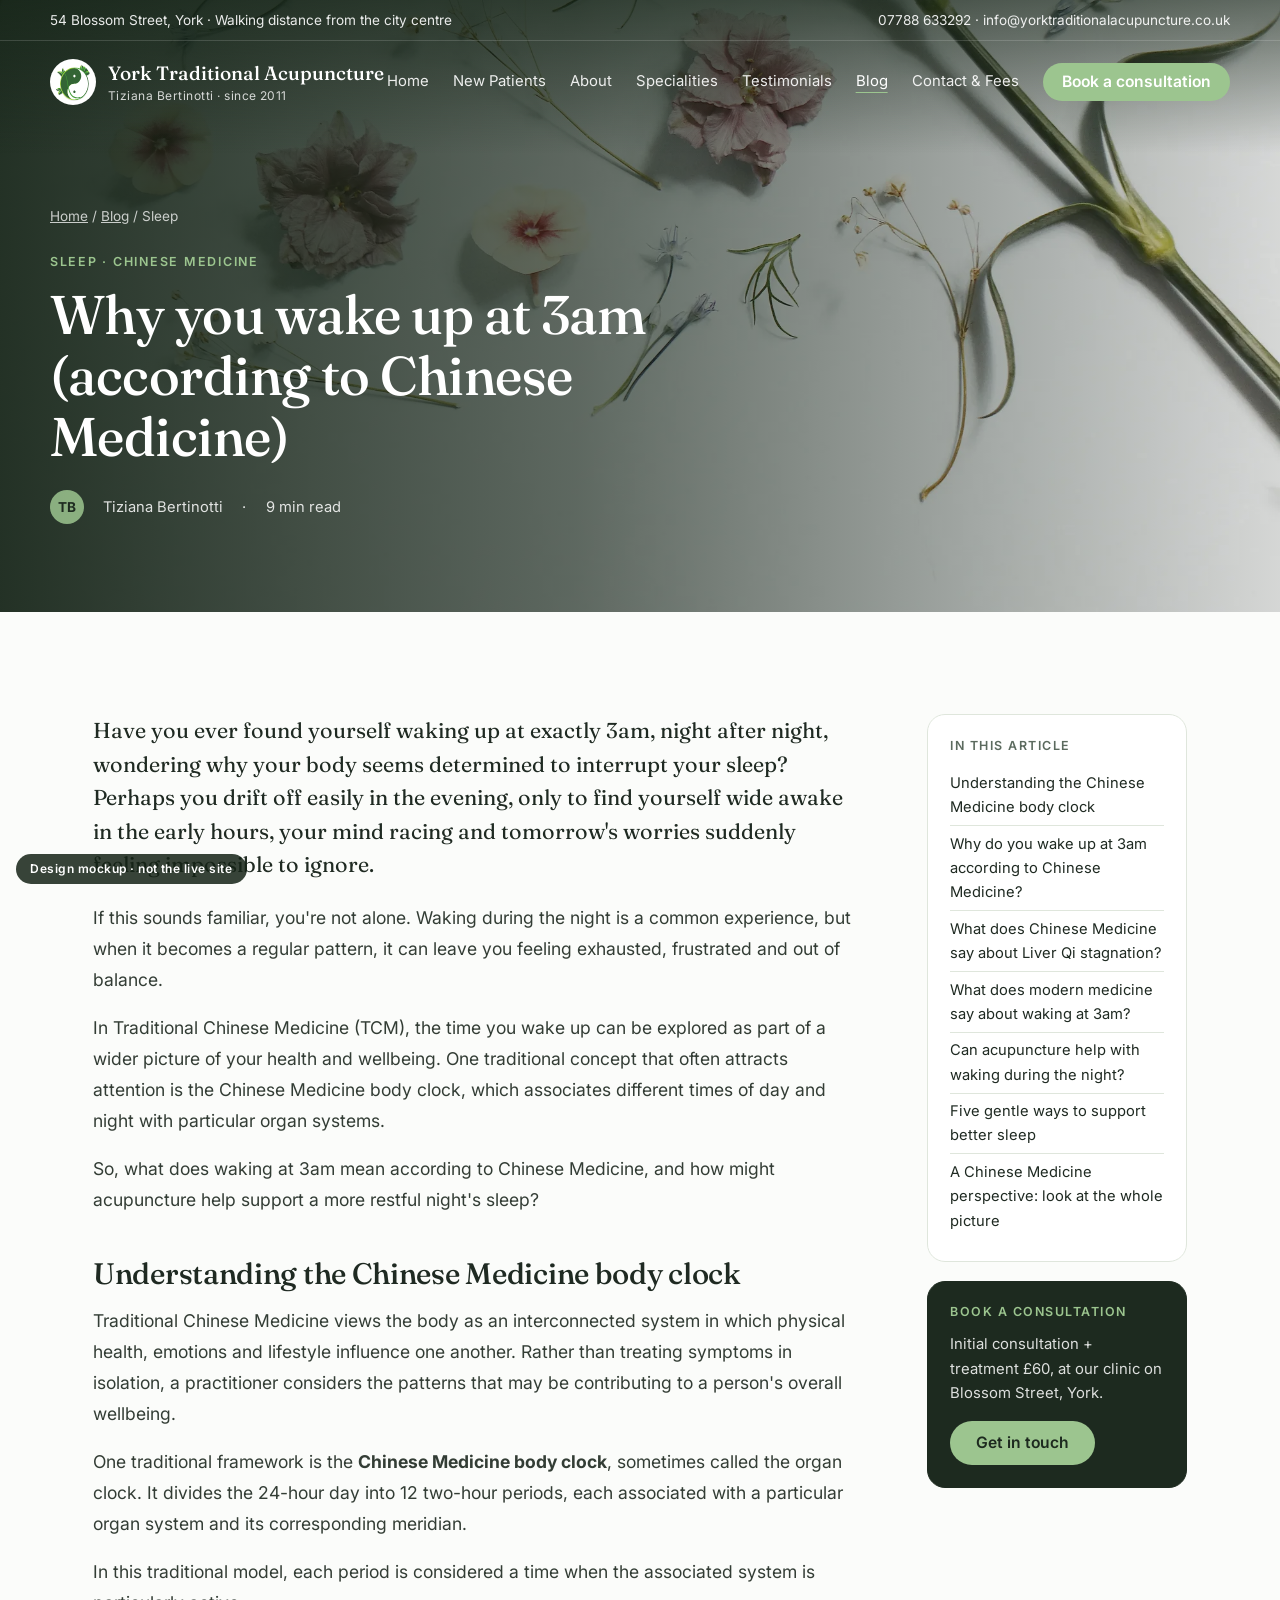
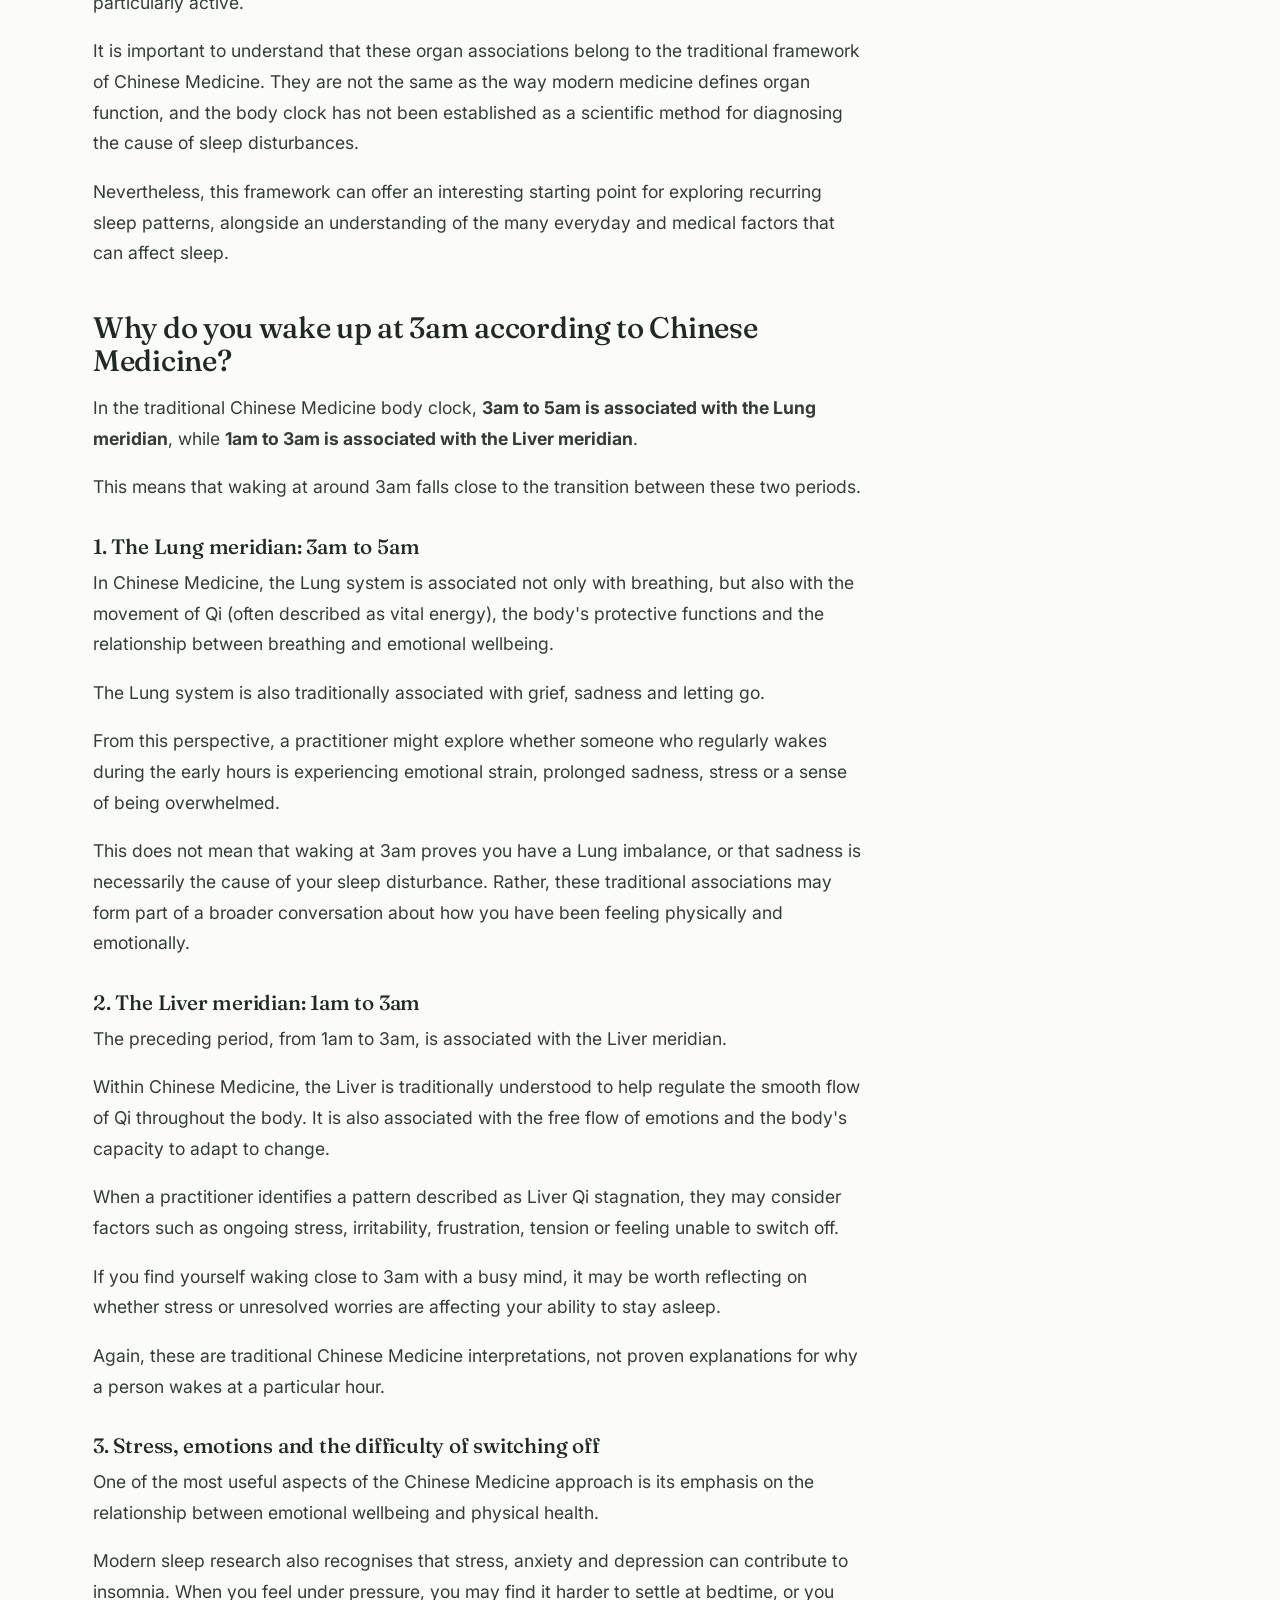
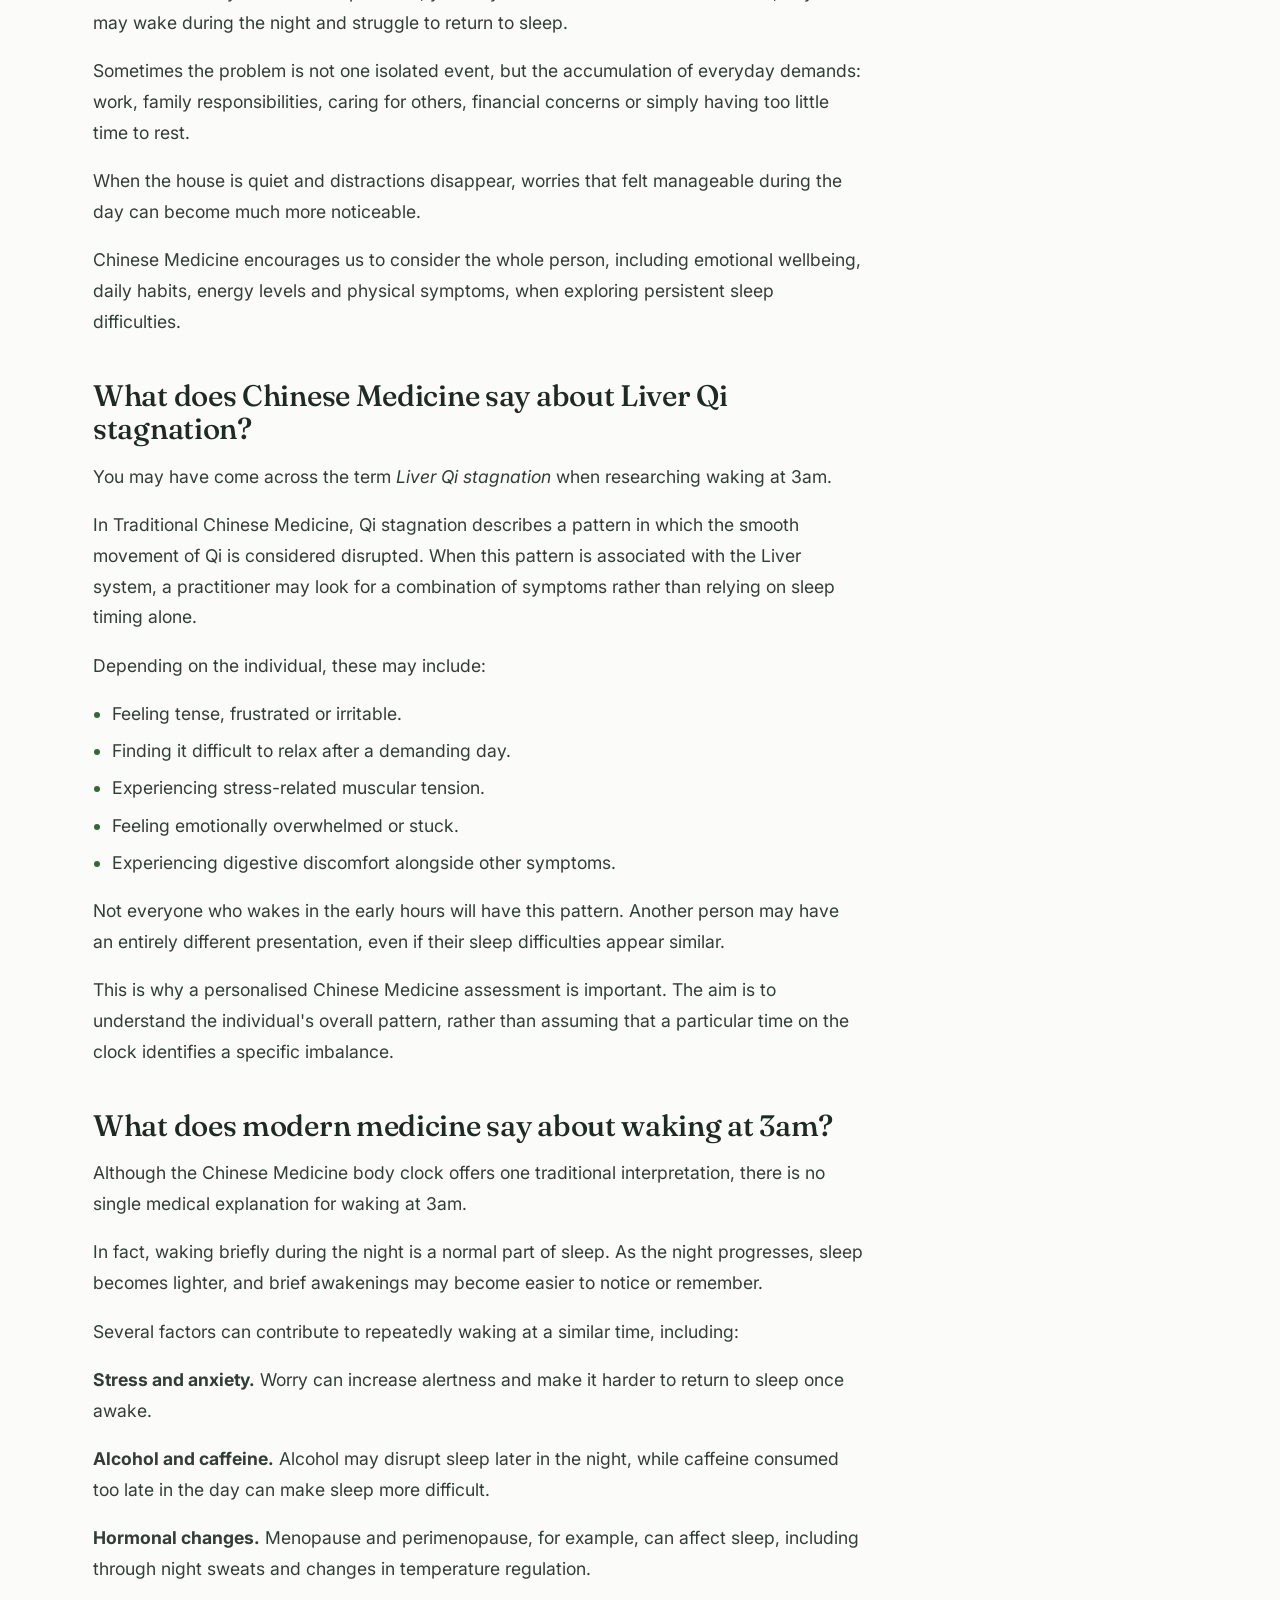
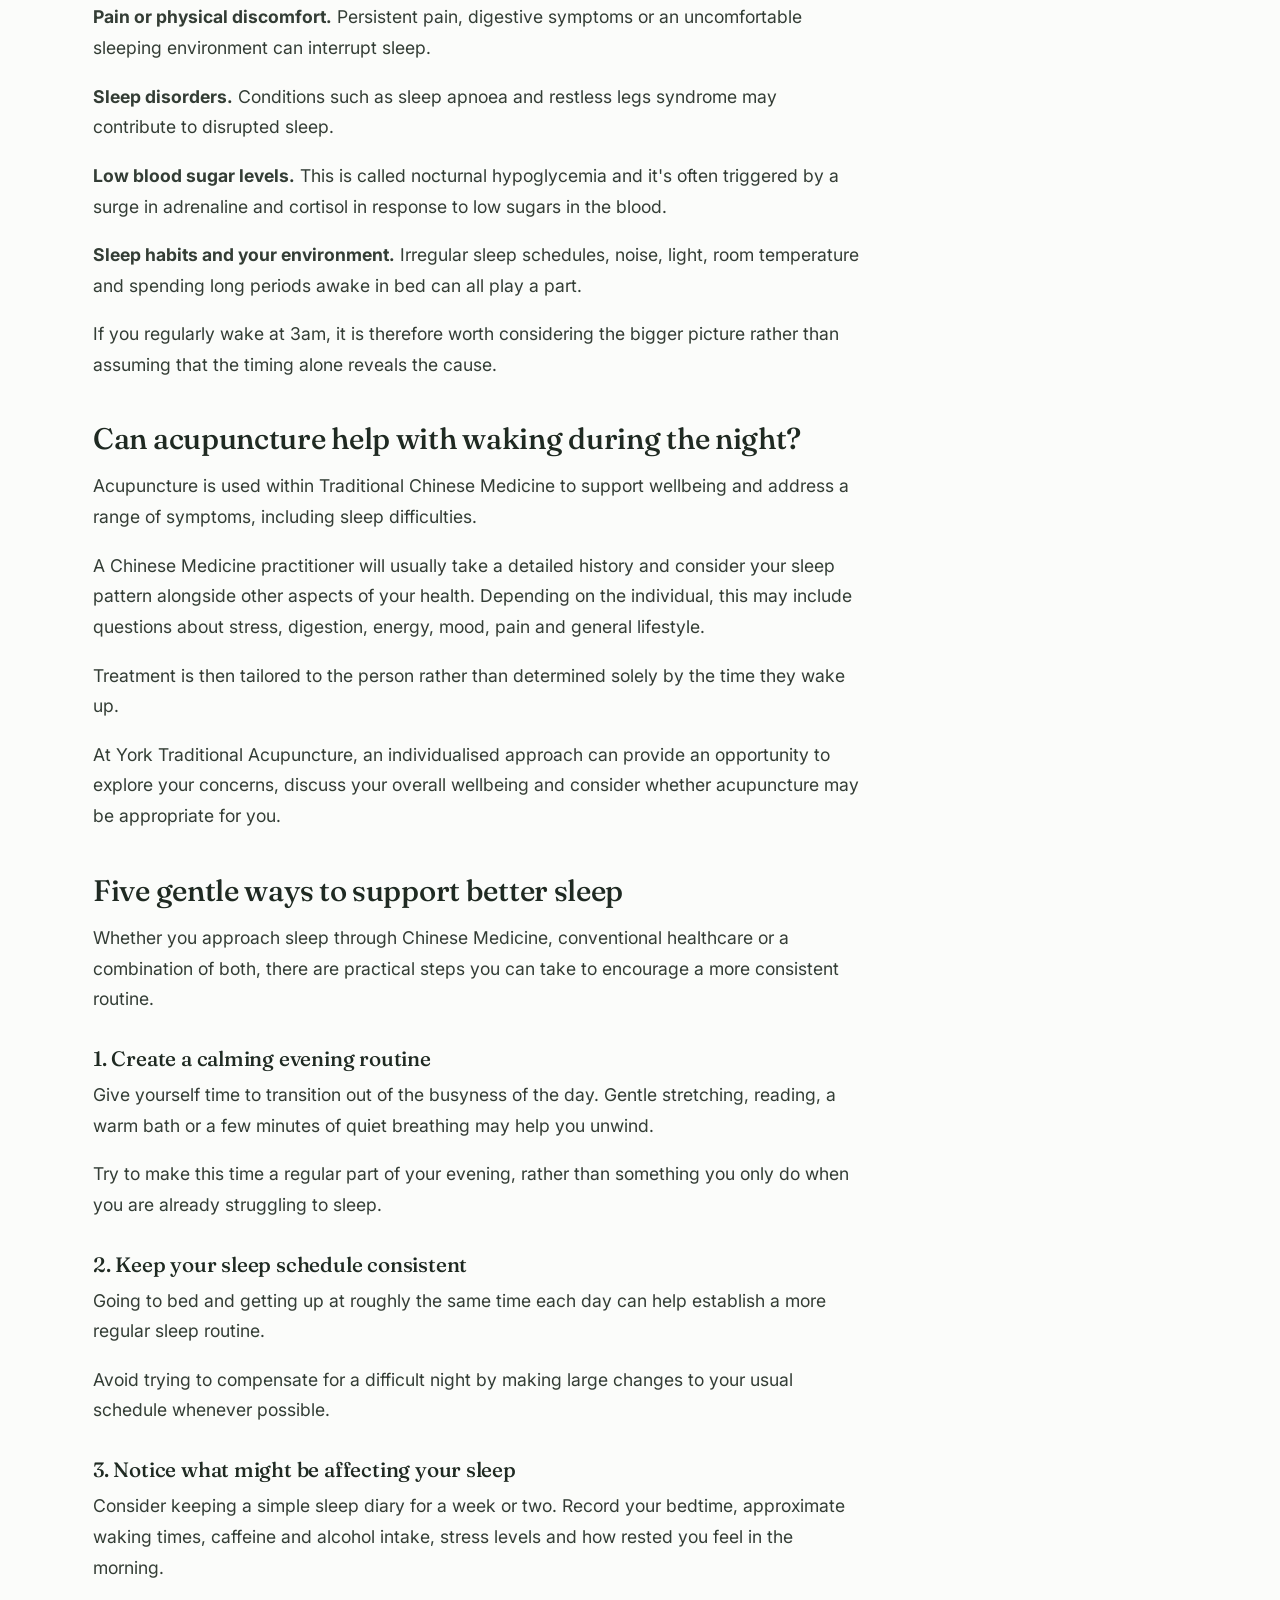
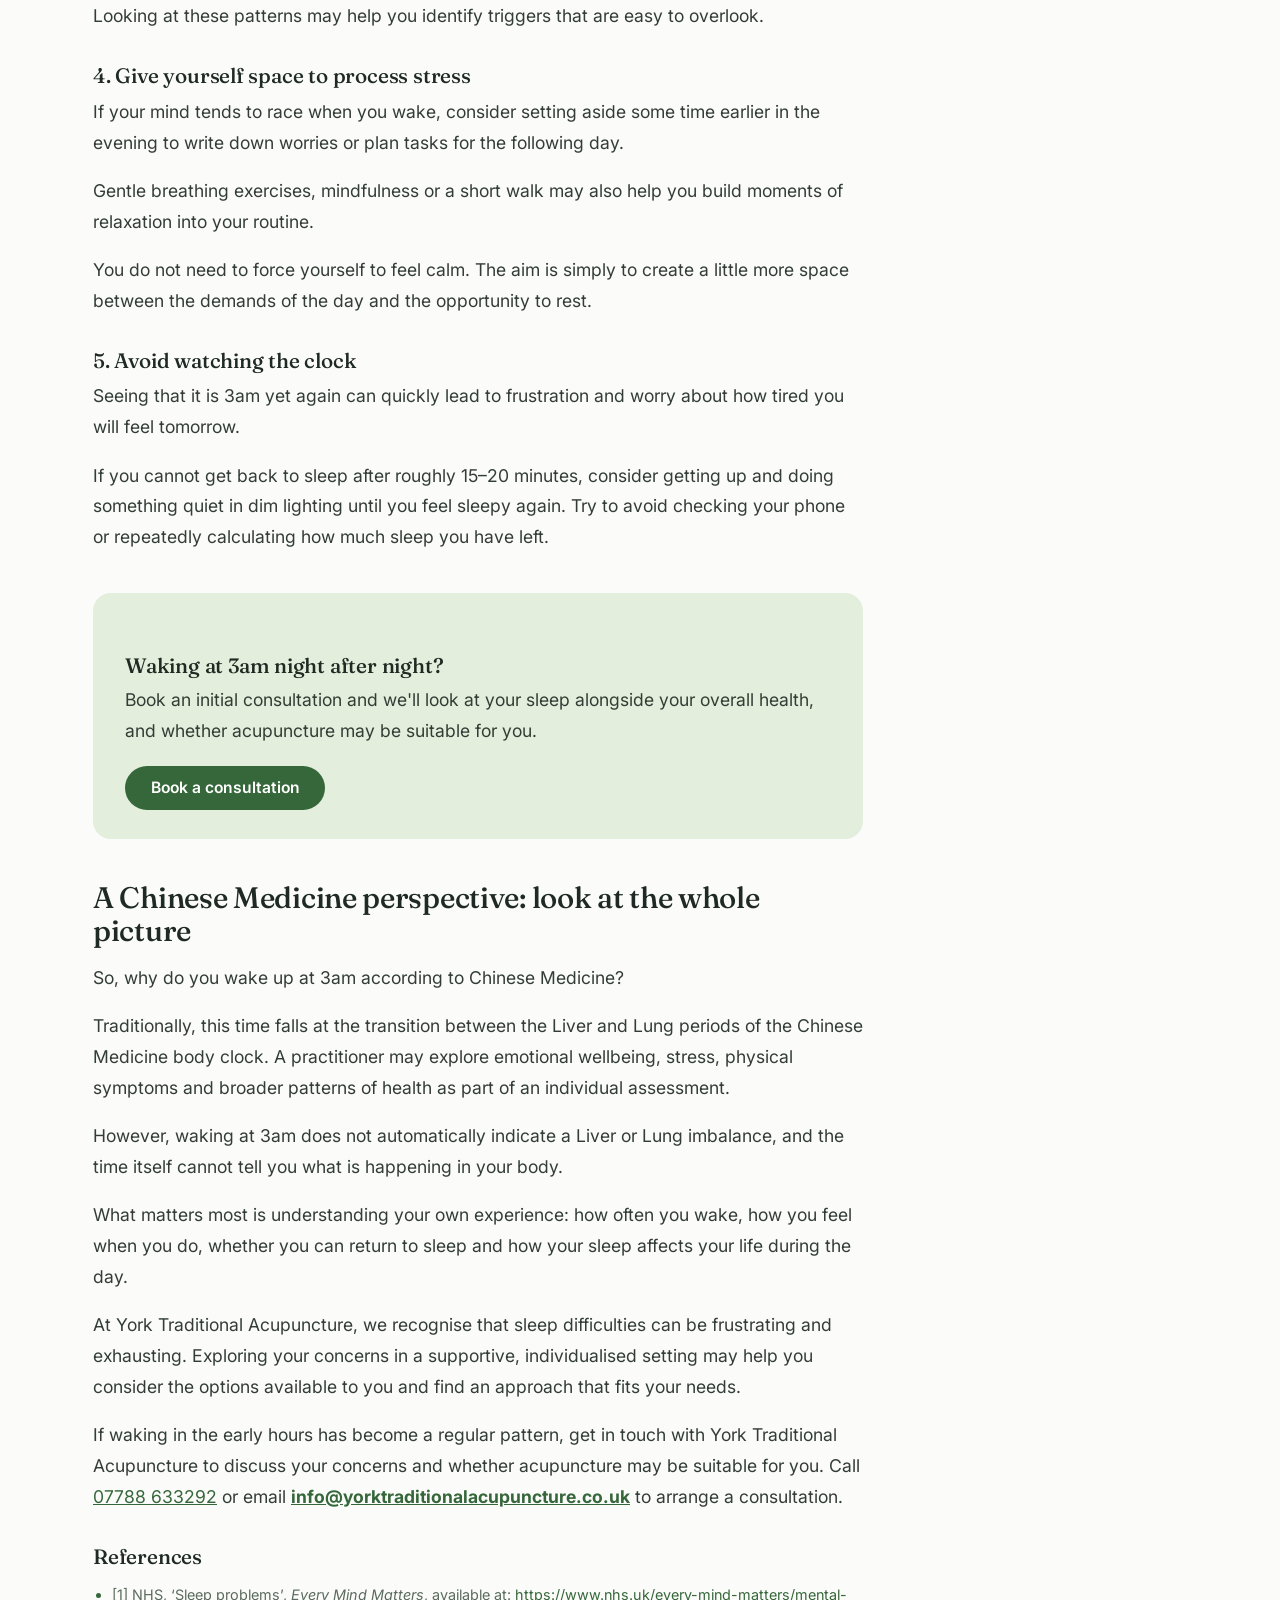
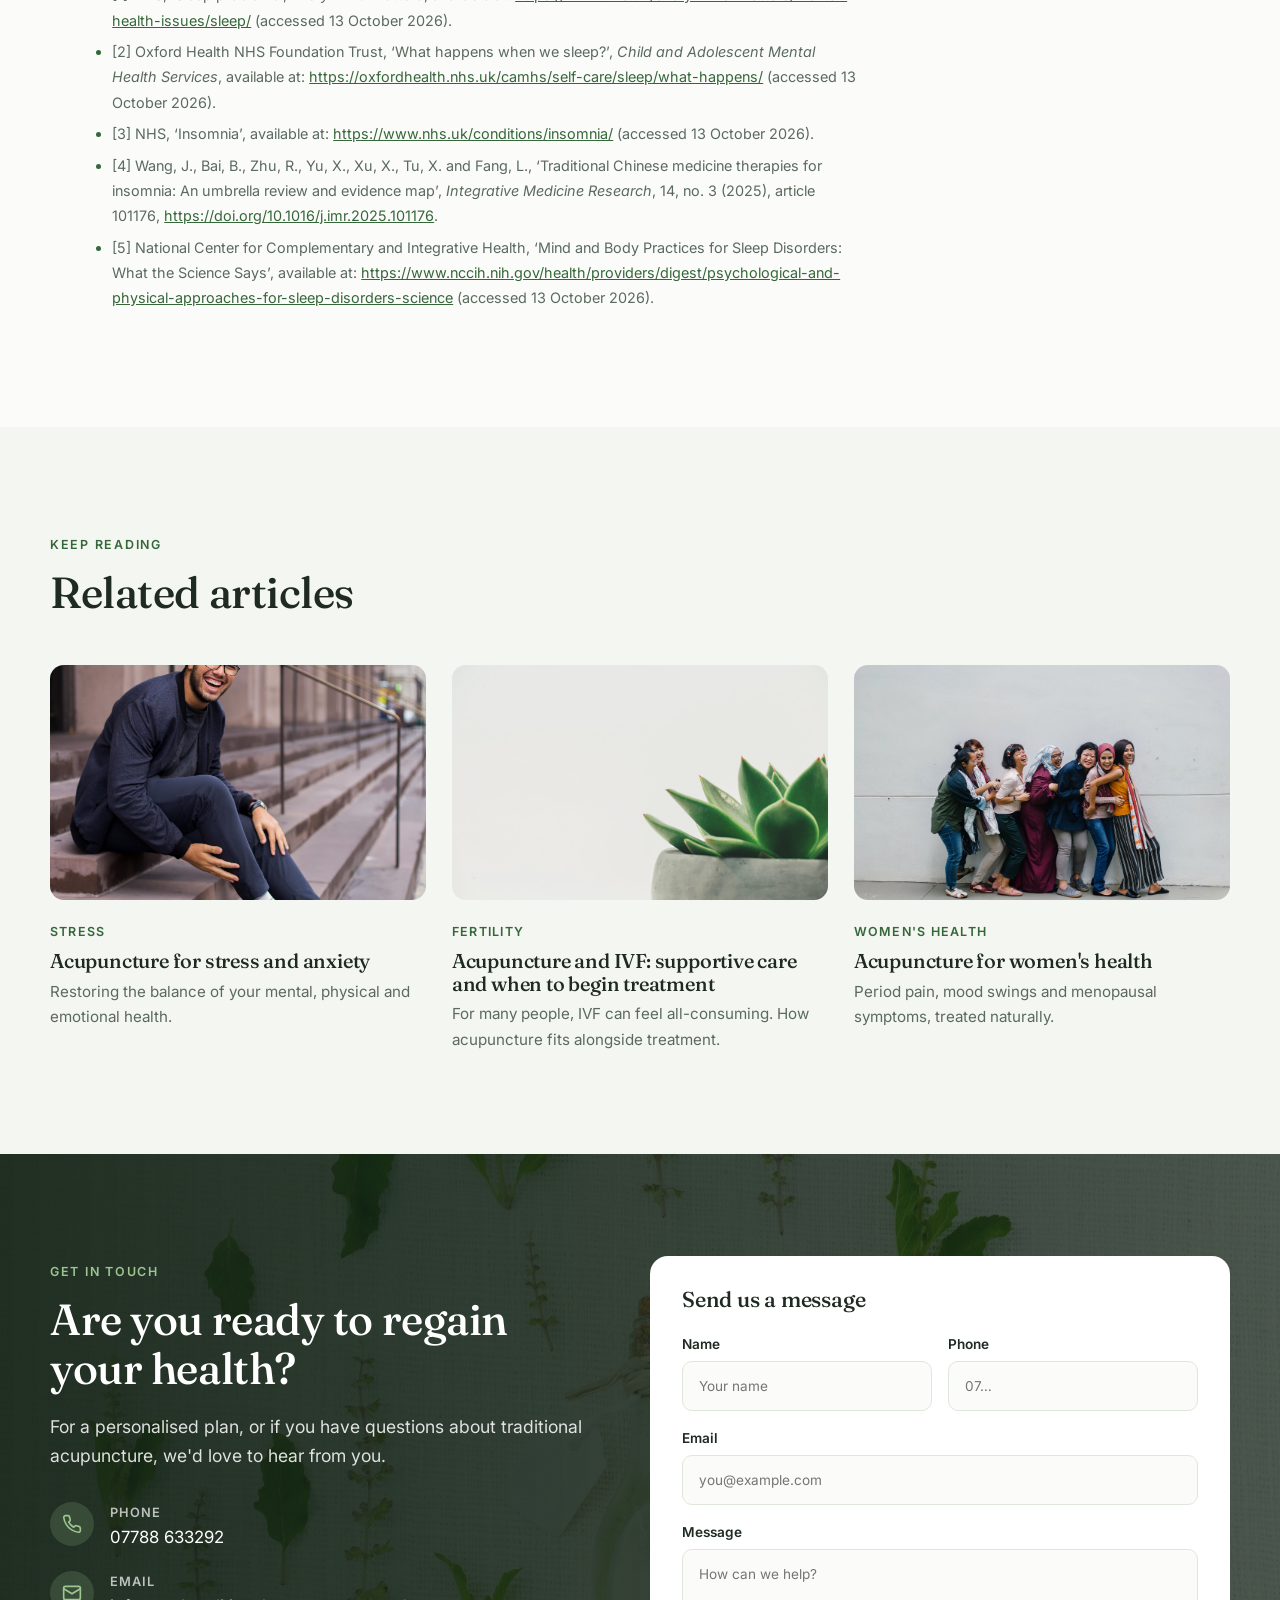
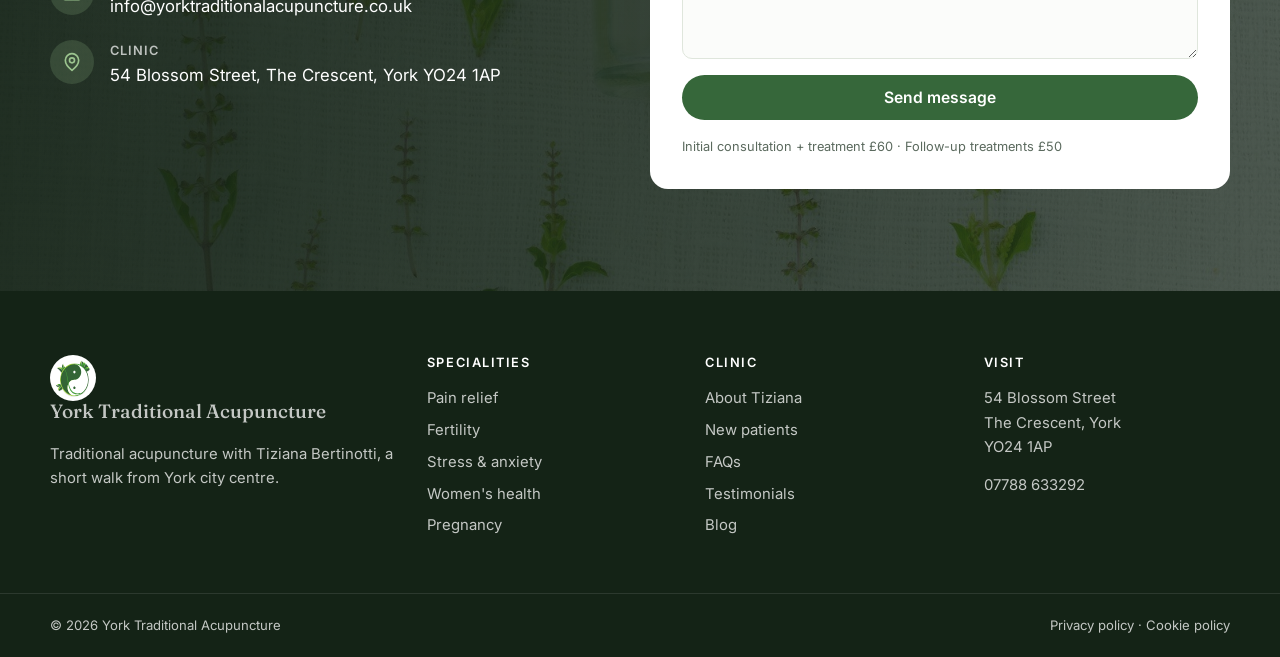
<file: blog-post.html>
<!doctype html>
<html lang="en-GB">
<head>
<meta charset="utf-8">
<meta name="viewport" content="width=device-width, initial-scale=1">
<meta name="robots" content="noindex, nofollow">
<title>Why You Wake Up at 3am · York Traditional Acupuncture (design mockup)</title>
<link rel="preconnect" href="https://fonts.googleapis.com">
<link href="https://fonts.googleapis.com/css2?family=Fraunces:opsz,wght@9..144,400;9..144,500;9..144,600&family=Inter:wght@400;500;600;700&display=swap" rel="stylesheet">
<link rel="stylesheet" href="styles.css">
</head>
<body>
<div class="mockup-label">Design mockup · not the live site</div>

<header class="site-header">
  <div class="topbar"><div class="wrap">
    <span class="hide-sm">54 Blossom Street, York · Walking distance from the city centre</span>
    <span><a href="tel:07788633292">07788 633292</a><span class="hide-xs"> · <a href="mailto:info@yorktraditionalacupuncture.co.uk">info@yorktraditionalacupuncture.co.uk</a></span></span>
  </div></div>
  <nav class="nav"><div class="wrap">
    <a class="brand" href="index.html"><img src="images/logo.svg" alt=""><span><b>York Traditional Acupuncture</b><small>Tiziana Bertinotti · since 2011</small></span></a>
    <div class="menu" id="site-menu">
      <a href="index.html">Home</a>
      <a href="#">New Patients</a>
      <a href="about.html">About</a>
      <a href="fertility.html">Specialities</a>
      <a href="#">Testimonials</a>
      <a class="active" href="blog-post.html">Blog</a>
      <a href="#contact">Contact &amp; Fees</a>
      <a class="btn btn-sage" href="#contact">Book a consultation</a>
    </div>
    <button class="menu-toggle" type="button" aria-label="Menu" aria-expanded="false" aria-controls="site-menu">
      <svg class="i-open" viewBox="0 0 24 24" fill="none" stroke-width="2" stroke-linecap="round"><path d="M4 7h16M4 12h16M4 17h16"/></svg>
      <svg class="i-close" viewBox="0 0 24 24" fill="none" stroke-width="2" stroke-linecap="round"><path d="M6 6l12 12M18 6 6 18"/></svg>
    </button>
  </div></nav>
  <script>
    (function () {
      var header = document.currentScript.closest('.site-header');
      var btn = header.querySelector('.menu-toggle');
      function set(open) { header.classList.toggle('open', open); btn.setAttribute('aria-expanded', open); }
      btn.addEventListener('click', function () { set(!header.classList.contains('open')); });
      header.querySelector('.menu').addEventListener('click', function (e) { if (e.target.closest('a')) set(false); });
      document.addEventListener('keydown', function (e) { if (e.key === 'Escape') set(false); });
    })();
  </script>
</header>
<section class="hero short article-hero" style="--hero-img:url('images/flowers.webp')">
  <div class="wrap"><div class="hero-copy" style="max-width:760px">
    <div class="crumbs"><a href="index.html">Home</a> / <a href="#">Blog</a> / Sleep</div>
    <span class="eyebrow">Sleep · Chinese Medicine</span>
    <h1 style="font-size:clamp(2.1rem,4.4vw,3.4rem)">Why you wake up at 3am (according to Chinese Medicine)</h1>
    <div class="meta"><span class="avatar">TB</span><span>Tiziana Bertinotti</span><span>·</span><span>9 min read</span></div>
  </div></div>
</section>

<section class="section"><div class="wrap article">
  <article class="prose">
<p>Have you ever found yourself waking up at exactly 3am, night after night, wondering why your body seems determined to interrupt your sleep? Perhaps you drift off easily in the evening, only to find yourself wide awake in the early hours, your mind racing and tomorrow's worries suddenly feeling impossible to ignore.</p>
<p>If this sounds familiar, you're not alone. Waking during the night is a common experience, but when it becomes a regular pattern, it can leave you feeling exhausted, frustrated and out of balance.</p>
<p>In Traditional Chinese Medicine (TCM), the time you wake up can be explored as part of a wider picture of your health and wellbeing. One traditional concept that often attracts attention is the Chinese Medicine body clock, which associates different times of day and night with particular organ systems.</p>
<p>So, what does waking at 3am mean according to Chinese Medicine, and how might acupuncture help support a more restful night's sleep?</p>
<h2 id="understanding-the-chinese-medicine-body-clock">Understanding the Chinese Medicine body clock</h2>
<p>Traditional Chinese Medicine views the body as an interconnected system in which physical health, emotions and lifestyle influence one another. Rather than treating symptoms in isolation, a practitioner considers the patterns that may be contributing to a person's overall wellbeing.</p>
<p>One traditional framework is the <strong>Chinese Medicine body clock</strong>, sometimes called the organ clock. It divides the 24-hour day into 12 two-hour periods, each associated with a particular organ system and its corresponding meridian.</p>
<p>In this traditional model, each period is considered a time when the associated system is particularly active.</p>
<p>It is important to understand that these organ associations belong to the traditional framework of Chinese Medicine. They are not the same as the way modern medicine defines organ function, and the body clock has not been established as a scientific method for diagnosing the cause of sleep disturbances.</p>
<p>Nevertheless, this framework can offer an interesting starting point for exploring recurring sleep patterns, alongside an understanding of the many everyday and medical factors that can affect sleep.</p>
<h2 id="why-do-you-wake-up-at-3am-according-to-chinese-med">Why do you wake up at 3am according to Chinese Medicine?</h2>
<p>In the traditional Chinese Medicine body clock, <strong>3am to 5am is associated with the Lung meridian</strong>, while <strong>1am to 3am is associated with the Liver meridian</strong>.</p>
<p>This means that waking at around 3am falls close to the transition between these two periods.</p>
<h3>1. The Lung meridian: 3am to 5am</h3>
<p>In Chinese Medicine, the Lung system is associated not only with breathing, but also with the movement of Qi (often described as vital energy), the body's protective functions and the relationship between breathing and emotional wellbeing.</p>
<p>The Lung system is also traditionally associated with grief, sadness and letting go.</p>
<p>From this perspective, a practitioner might explore whether someone who regularly wakes during the early hours is experiencing emotional strain, prolonged sadness, stress or a sense of being overwhelmed.</p>
<p>This does not mean that waking at 3am proves you have a Lung imbalance, or that sadness is necessarily the cause of your sleep disturbance. Rather, these traditional associations may form part of a broader conversation about how you have been feeling physically and emotionally.</p>
<h3>2. The Liver meridian: 1am to 3am</h3>
<p>The preceding period, from 1am to 3am, is associated with the Liver meridian.</p>
<p>Within Chinese Medicine, the Liver is traditionally understood to help regulate the smooth flow of Qi throughout the body. It is also associated with the free flow of emotions and the body's capacity to adapt to change.</p>
<p>When a practitioner identifies a pattern described as Liver Qi stagnation, they may consider factors such as ongoing stress, irritability, frustration, tension or feeling unable to switch off.</p>
<p>If you find yourself waking close to 3am with a busy mind, it may be worth reflecting on whether stress or unresolved worries are affecting your ability to stay asleep.</p>
<p>Again, these are traditional Chinese Medicine interpretations, not proven explanations for why a person wakes at a particular hour.</p>
<h3>3. Stress, emotions and the difficulty of switching off</h3>
<p>One of the most useful aspects of the Chinese Medicine approach is its emphasis on the relationship between emotional wellbeing and physical health.</p>
<p>Modern sleep research also recognises that stress, anxiety and depression can contribute to insomnia. When you feel under pressure, you may find it harder to settle at bedtime, or you may wake during the night and struggle to return to sleep.</p>
<p>Sometimes the problem is not one isolated event, but the accumulation of everyday demands: work, family responsibilities, caring for others, financial concerns or simply having too little time to rest.</p>
<p>When the house is quiet and distractions disappear, worries that felt manageable during the day can become much more noticeable.</p>
<p>Chinese Medicine encourages us to consider the whole person, including emotional wellbeing, daily habits, energy levels and physical symptoms, when exploring persistent sleep difficulties.</p>
<h2 id="what-does-chinese-medicine-say-about-liver-qi-stag">What does Chinese Medicine say about Liver Qi stagnation?</h2>
<p>You may have come across the term <em>Liver Qi stagnation</em> when researching waking at 3am.</p>
<p>In Traditional Chinese Medicine, Qi stagnation describes a pattern in which the smooth movement of Qi is considered disrupted. When this pattern is associated with the Liver system, a practitioner may look for a combination of symptoms rather than relying on sleep timing alone.</p>
<p>Depending on the individual, these may include:</p>
<ul>
<li>Feeling tense, frustrated or irritable.</li>
<li>Finding it difficult to relax after a demanding day.</li>
<li>Experiencing stress-related muscular tension.</li>
<li>Feeling emotionally overwhelmed or stuck.</li>
<li>Experiencing digestive discomfort alongside other symptoms.</li>
</ul>
<p>Not everyone who wakes in the early hours will have this pattern. Another person may have an entirely different presentation, even if their sleep difficulties appear similar.</p>
<p>This is why a personalised Chinese Medicine assessment is important. The aim is to understand the individual's overall pattern, rather than assuming that a particular time on the clock identifies a specific imbalance.</p>
<h2 id="what-does-modern-medicine-say-about-waking-at-3am">What does modern medicine say about waking at 3am?</h2>
<p>Although the Chinese Medicine body clock offers one traditional interpretation, there is no single medical explanation for waking at 3am.</p>
<p>In fact, waking briefly during the night is a normal part of sleep. As the night progresses, sleep becomes lighter, and brief awakenings may become easier to notice or remember.</p>
<p>Several factors can contribute to repeatedly waking at a similar time, including:</p>
<p><strong>Stress and anxiety.</strong> Worry can increase alertness and make it harder to return to sleep once awake.</p>
<p><strong>Alcohol and caffeine.</strong> Alcohol may disrupt sleep later in the night, while caffeine consumed too late in the day can make sleep more difficult.</p>
<p><strong>Hormonal changes.</strong> Menopause and perimenopause, for example, can affect sleep, including through night sweats and changes in temperature regulation.</p>
<p><strong>Pain or physical discomfort.</strong> Persistent pain, digestive symptoms or an uncomfortable sleeping environment can interrupt sleep.</p>
<p><strong>Sleep disorders.</strong> Conditions such as sleep apnoea and restless legs syndrome may contribute to disrupted sleep.</p>
<p><strong>Low blood sugar levels.</strong> This is called nocturnal hypoglycemia and it's often triggered by a surge in adrenaline and cortisol in response to low sugars in the blood.</p>
<p><strong>Sleep habits and your environment.</strong> Irregular sleep schedules, noise, light, room temperature and spending long periods awake in bed can all play a part.</p>
<p>If you regularly wake at 3am, it is therefore worth considering the bigger picture rather than assuming that the timing alone reveals the cause.</p>
<h2 id="can-acupuncture-help-with-waking-during-the-night">Can acupuncture help with waking during the night?</h2>
<p>Acupuncture is used within Traditional Chinese Medicine to support wellbeing and address a range of symptoms, including sleep difficulties.</p>
<p>A Chinese Medicine practitioner will usually take a detailed history and consider your sleep pattern alongside other aspects of your health. Depending on the individual, this may include questions about stress, digestion, energy, mood, pain and general lifestyle.</p>
<p>Treatment is then tailored to the person rather than determined solely by the time they wake up.</p>
<p>At York Traditional Acupuncture, an individualised approach can provide an opportunity to explore your concerns, discuss your overall wellbeing and consider whether acupuncture may be appropriate for you.</p>
<h2 id="five-gentle-ways-to-support-better-sleep">Five gentle ways to support better sleep</h2>
<p>Whether you approach sleep through Chinese Medicine, conventional healthcare or a combination of both, there are practical steps you can take to encourage a more consistent routine.</p>
<h3>1. Create a calming evening routine</h3>
<p>Give yourself time to transition out of the busyness of the day. Gentle stretching, reading, a warm bath or a few minutes of quiet breathing may help you unwind.</p>
<p>Try to make this time a regular part of your evening, rather than something you only do when you are already struggling to sleep.</p>
<h3>2. Keep your sleep schedule consistent</h3>
<p>Going to bed and getting up at roughly the same time each day can help establish a more regular sleep routine.</p>
<p>Avoid trying to compensate for a difficult night by making large changes to your usual schedule whenever possible.</p>
<h3>3. Notice what might be affecting your sleep</h3>
<p>Consider keeping a simple sleep diary for a week or two. Record your bedtime, approximate waking times, caffeine and alcohol intake, stress levels and how rested you feel in the morning.</p>
<p>Looking at these patterns may help you identify triggers that are easy to overlook.</p>
<h3>4. Give yourself space to process stress</h3>
<p>If your mind tends to race when you wake, consider setting aside some time earlier in the evening to write down worries or plan tasks for the following day.</p>
<p>Gentle breathing exercises, mindfulness or a short walk may also help you build moments of relaxation into your routine.</p>
<p>You do not need to force yourself to feel calm. The aim is simply to create a little more space between the demands of the day and the opportunity to rest.</p>
<h3>5. Avoid watching the clock</h3>
<p>Seeing that it is 3am yet again can quickly lead to frustration and worry about how tired you will feel tomorrow.</p>
<p>If you cannot get back to sleep after roughly 15–20 minutes, consider getting up and doing something quiet in dim lighting until you feel sleepy again. Try to avoid checking your phone or repeatedly calculating how much sleep you have left.</p>
<div class="callout"><h3>Waking at 3am night after night?</h3><p>Book an initial consultation and we'll look at your sleep alongside your overall health, and whether acupuncture may be suitable for you.</p><a class="btn btn-green" href="#contact">Book a consultation</a></div>
<h2 id="a-chinese-medicine-perspective-look-at-the-whole-p">A Chinese Medicine perspective: look at the whole picture</h2>
<p>So, why do you wake up at 3am according to Chinese Medicine?</p>
<p>Traditionally, this time falls at the transition between the Liver and Lung periods of the Chinese Medicine body clock. A practitioner may explore emotional wellbeing, stress, physical symptoms and broader patterns of health as part of an individual assessment.</p>
<p>However, waking at 3am does not automatically indicate a Liver or Lung imbalance, and the time itself cannot tell you what is happening in your body.</p>
<p>What matters most is understanding your own experience: how often you wake, how you feel when you do, whether you can return to sleep and how your sleep affects your life during the day.</p>
<p>At York Traditional Acupuncture, we recognise that sleep difficulties can be frustrating and exhausting. Exploring your concerns in a supportive, individualised setting may help you consider the options available to you and find an approach that fits your needs.</p>
<p>If waking in the early hours has become a regular pattern, get in touch with York Traditional Acupuncture to discuss your concerns and whether acupuncture may be suitable for you. Call <a href="tel:07788633292">07788 633292</a> or email <a href="mailto:info@yorktraditionalacupuncture.co.uk"><strong>info@yorktraditionalacupuncture.co.uk</strong></a> to arrange a consultation.</p>
<h3>References</h3>
<ul class="refs">
<li>[1] NHS, ‘Sleep problems’, <em>Every Mind Matters</em>, available at: <a href="https://www.nhs.uk/every-mind-matters/mental-health-issues/sleep/">https://www.nhs.uk/every-mind-matters/mental-health-issues/sleep/</a> (accessed 13 October 2026).</li>
<li>[2] Oxford Health NHS Foundation Trust, ‘What happens when we sleep?’, <em>Child and Adolescent Mental Health Services</em>, available at: <a href="https://oxfordhealth.nhs.uk/camhs/self-care/sleep/what-happens/">https://oxfordhealth.nhs.uk/camhs/self-care/sleep/what-happens/</a> (accessed 13 October 2026).</li>
<li>[3] NHS, ‘Insomnia’, available at: <a href="https://www.nhs.uk/conditions/insomnia/">https://www.nhs.uk/conditions/insomnia/</a> (accessed 13 October 2026).</li>
<li>[4] Wang, J., Bai, B., Zhu, R., Yu, X., Xu, X., Tu, X. and Fang, L., ‘Traditional Chinese medicine therapies for insomnia: An umbrella review and evidence map’, <em>Integrative Medicine Research</em>, 14, no. 3 (2025), article 101176, <a href="https://doi.org/10.1016/j.imr.2025.101176">https://doi.org/10.1016/j.imr.2025.101176</a>.</li>
<li>[5] National Center for Complementary and Integrative Health, ‘Mind and Body Practices for Sleep Disorders: What the Science Says’, available at: <a href="https://www.nccih.nih.gov/health/providers/digest/psychological-and-physical-approaches-for-sleep-disorders-science">https://www.nccih.nih.gov/health/providers/digest/psychological-and-physical-approaches-for-sleep-disorders-science</a> (accessed 13 October 2026).</li>
</ul>

  </article>
  <aside class="aside">
    <div class="box toc"><h4>In this article</h4>
<a href="#understanding-the-chinese-medicine-body-clock">Understanding the Chinese Medicine body clock</a>
<a href="#why-do-you-wake-up-at-3am-according-to-chinese-med">Why do you wake up at 3am according to Chinese Medicine?</a>
<a href="#what-does-chinese-medicine-say-about-liver-qi-stag">What does Chinese Medicine say about Liver Qi stagnation?</a>
<a href="#what-does-modern-medicine-say-about-waking-at-3am">What does modern medicine say about waking at 3am?</a>
<a href="#can-acupuncture-help-with-waking-during-the-night">Can acupuncture help with waking during the night?</a>
<a href="#five-gentle-ways-to-support-better-sleep">Five gentle ways to support better sleep</a>
<a href="#a-chinese-medicine-perspective-look-at-the-whole-p">A Chinese Medicine perspective: look at the whole picture</a>
    </div>
    <div class="box book"><h4>Book a consultation</h4><p>Initial consultation + treatment £60, at our clinic on Blossom Street, York.</p><a class="btn btn-sage" href="#contact">Get in touch</a></div>
  </aside>
</div></section>

<section class="section bg-cream"><div class="wrap">
  <div class="section-head"><span class="eyebrow">Keep reading</span><h2>Related articles</h2></div>
  <div class="posts">
    <a class="post-card" href="#"><div class="thumb"><img src="images/stress.jpg" alt=""></div><span class="cat">Stress</span><h3>Acupuncture for stress and anxiety</h3><p>Restoring the balance of your mental, physical and emotional health.</p></a>
    <a class="post-card" href="#"><div class="thumb"><img src="images/plant.jpg" alt=""></div><span class="cat">Fertility</span><h3>Acupuncture and IVF: supportive care and when to begin treatment</h3><p>For many people, IVF can feel all-consuming. How acupuncture fits alongside treatment.</p></a>
    <a class="post-card" href="#"><div class="thumb"><img src="images/womens-health.jpg" alt=""></div><span class="cat">Women's health</span><h3>Acupuncture for women's health</h3><p>Period pain, mood swings and menopausal symptoms, treated naturally.</p></a>
  </div>
</div></section>

<section class="section cta" id="contact"><div class="wrap contact-grid">
  <div>
    <span class="eyebrow" style="color:var(--sage)">Get in touch</span>
    <h2>Are you ready to regain your health?</h2>
    <p style="opacity:.85;margin-top:1.2rem;font-size:1.1rem">For a personalised plan, or if you have questions about traditional acupuncture, we'd love to hear from you.</p>
    <ul class="contact-list">
      <li><span class="ic"><svg viewBox="0 0 24 24" fill="none" stroke-width="2" stroke-linecap="round" stroke-linejoin="round"><path d="M22 16.9v3a2 2 0 0 1-2.2 2 19.8 19.8 0 0 1-8.6-3.1 19.5 19.5 0 0 1-6-6A19.8 19.8 0 0 1 2.1 4.2 2 2 0 0 1 4.1 2h3a2 2 0 0 1 2 1.7c.1.9.4 1.8.7 2.7a2 2 0 0 1-.5 2.1L8 9.8a16 16 0 0 0 6 6l1.3-1.3a2 2 0 0 1 2.1-.4c.9.3 1.8.6 2.7.7a2 2 0 0 1 1.7 2z"/></svg></span><div><b>Phone</b><a href="tel:07788633292">07788 633292</a></div></li>
      <li><span class="ic"><svg viewBox="0 0 24 24" fill="none" stroke-width="2" stroke-linecap="round" stroke-linejoin="round"><rect x="2" y="4" width="20" height="16" rx="2"/><path d="m22 7-10 6L2 7"/></svg></span><div><b>Email</b><a href="mailto:info@yorktraditionalacupuncture.co.uk">info@yorktraditionalacupuncture.co.uk</a></div></li>
      <li><span class="ic"><svg viewBox="0 0 24 24" fill="none" stroke-width="2" stroke-linecap="round" stroke-linejoin="round"><path d="M20 10c0 6-8 12-8 12s-8-6-8-12a8 8 0 0 1 16 0z"/><circle cx="12" cy="10" r="3"/></svg></span><div><b>Clinic</b><span>54 Blossom Street, The Crescent, York YO24 1AP</span></div></li>
    </ul>
  </div>
  <form class="form" onsubmit="return false">
    <h3>Send us a message</h3>
    <div class="row"><label>Name<input placeholder="Your name"></label><label>Phone<input placeholder="07…"></label></div>
    <label>Email<input placeholder="you@example.com"></label>
    <label>Message<textarea placeholder="How can we help?"></textarea></label>
    <button class="btn btn-green" style="border:0;justify-content:center;cursor:pointer">Send message</button>
    <p class="note">Initial consultation + treatment £60 · Follow-up treatments £50</p>
  </form>
</div></section>

<footer class="site-footer">
  <div class="wrap">
    <div>
      <a class="brand" href="index.html"><img src="images/logo.svg" alt=""><span><b>York Traditional Acupuncture</b></span></a>
      <p>Traditional acupuncture with Tiziana Bertinotti, a short walk from York city centre.</p>
    </div>
    <div><h4>Specialities</h4><a href="#">Pain relief</a><a href="fertility.html">Fertility</a><a href="#">Stress &amp; anxiety</a><a href="#">Women's health</a><a href="#">Pregnancy</a></div>
    <div><h4>Clinic</h4><a href="about.html">About Tiziana</a><a href="#">New patients</a><a href="#">FAQs</a><a href="#">Testimonials</a><a href="blog-post.html">Blog</a></div>
    <div><h4>Visit</h4><span>54 Blossom Street<br>The Crescent, York<br>YO24 1AP</span><a href="tel:07788633292" style="margin-top:.8rem">07788 633292</a></div>
  </div>
  <div class="legal"><div class="wrap"><span>© 2026 York Traditional Acupuncture</span><span>Privacy policy · Cookie policy</span></div></div>
</footer>

</body>
</html>
</file>
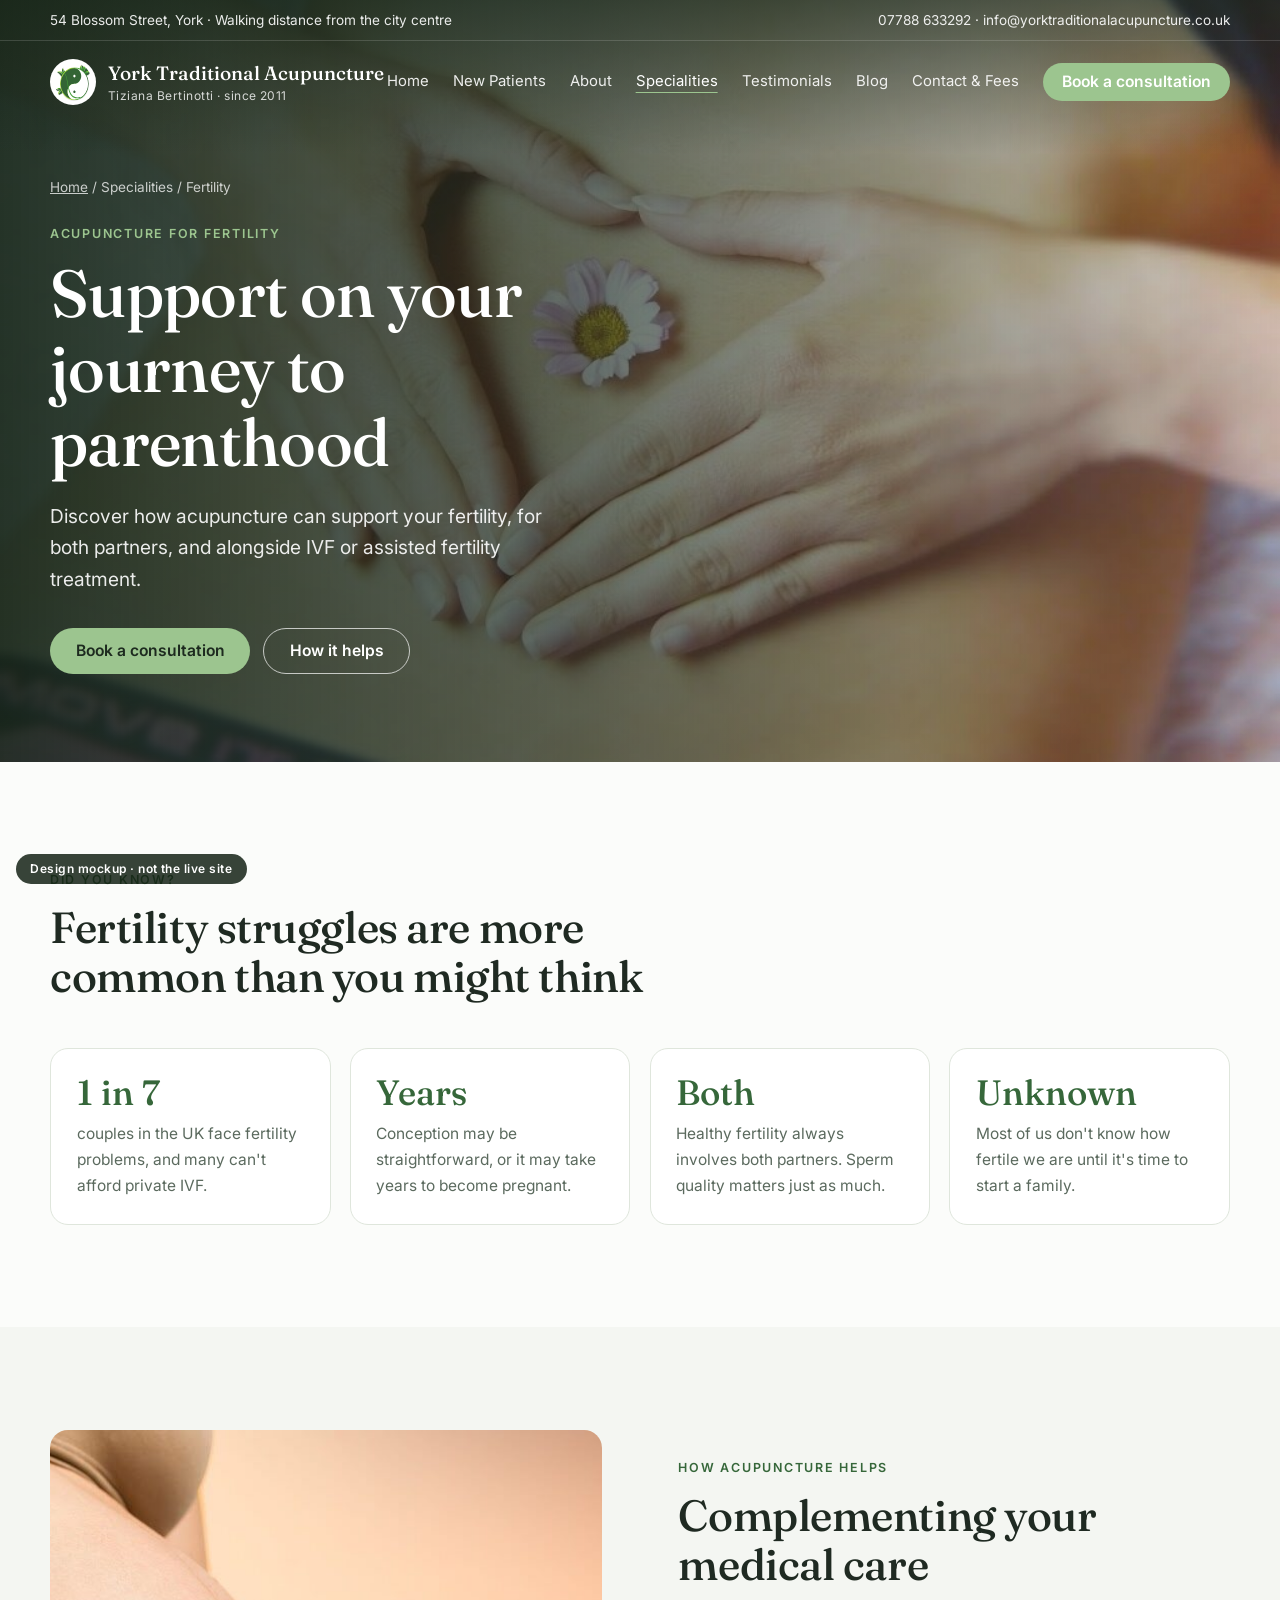
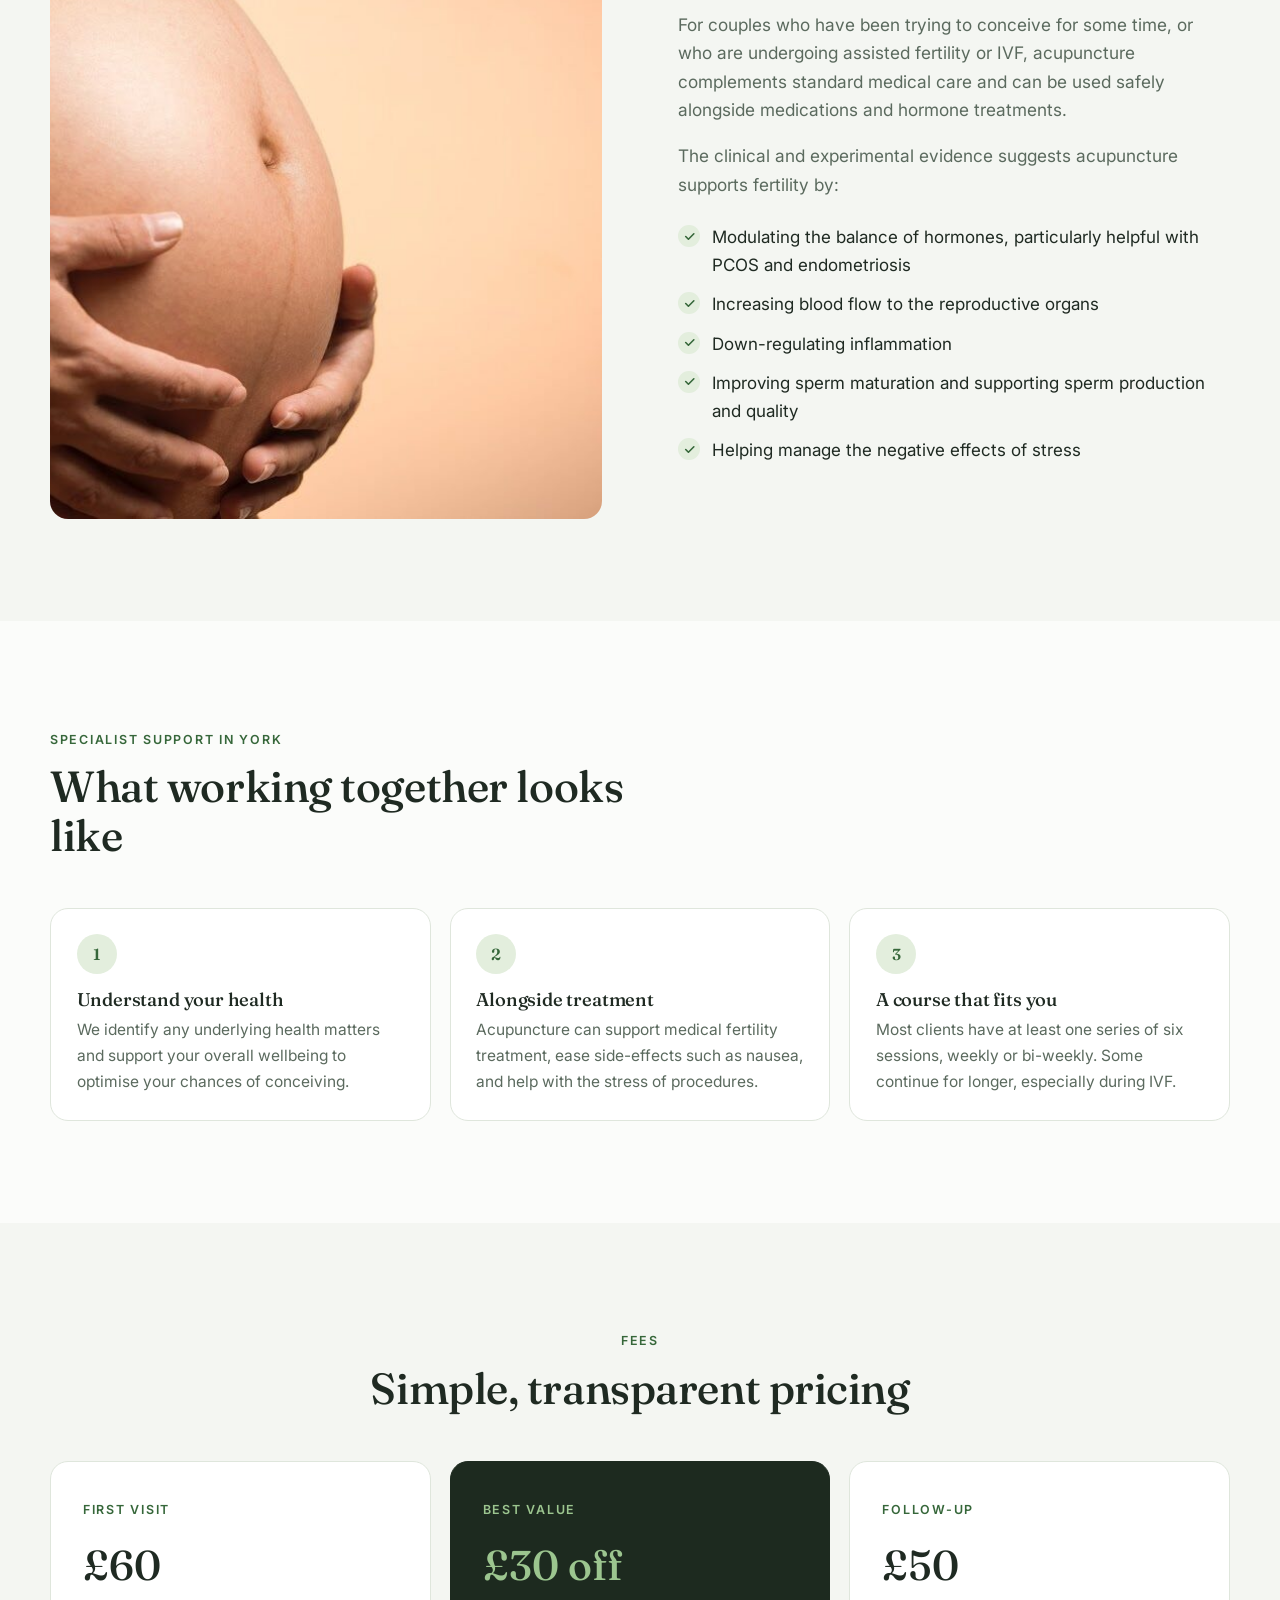
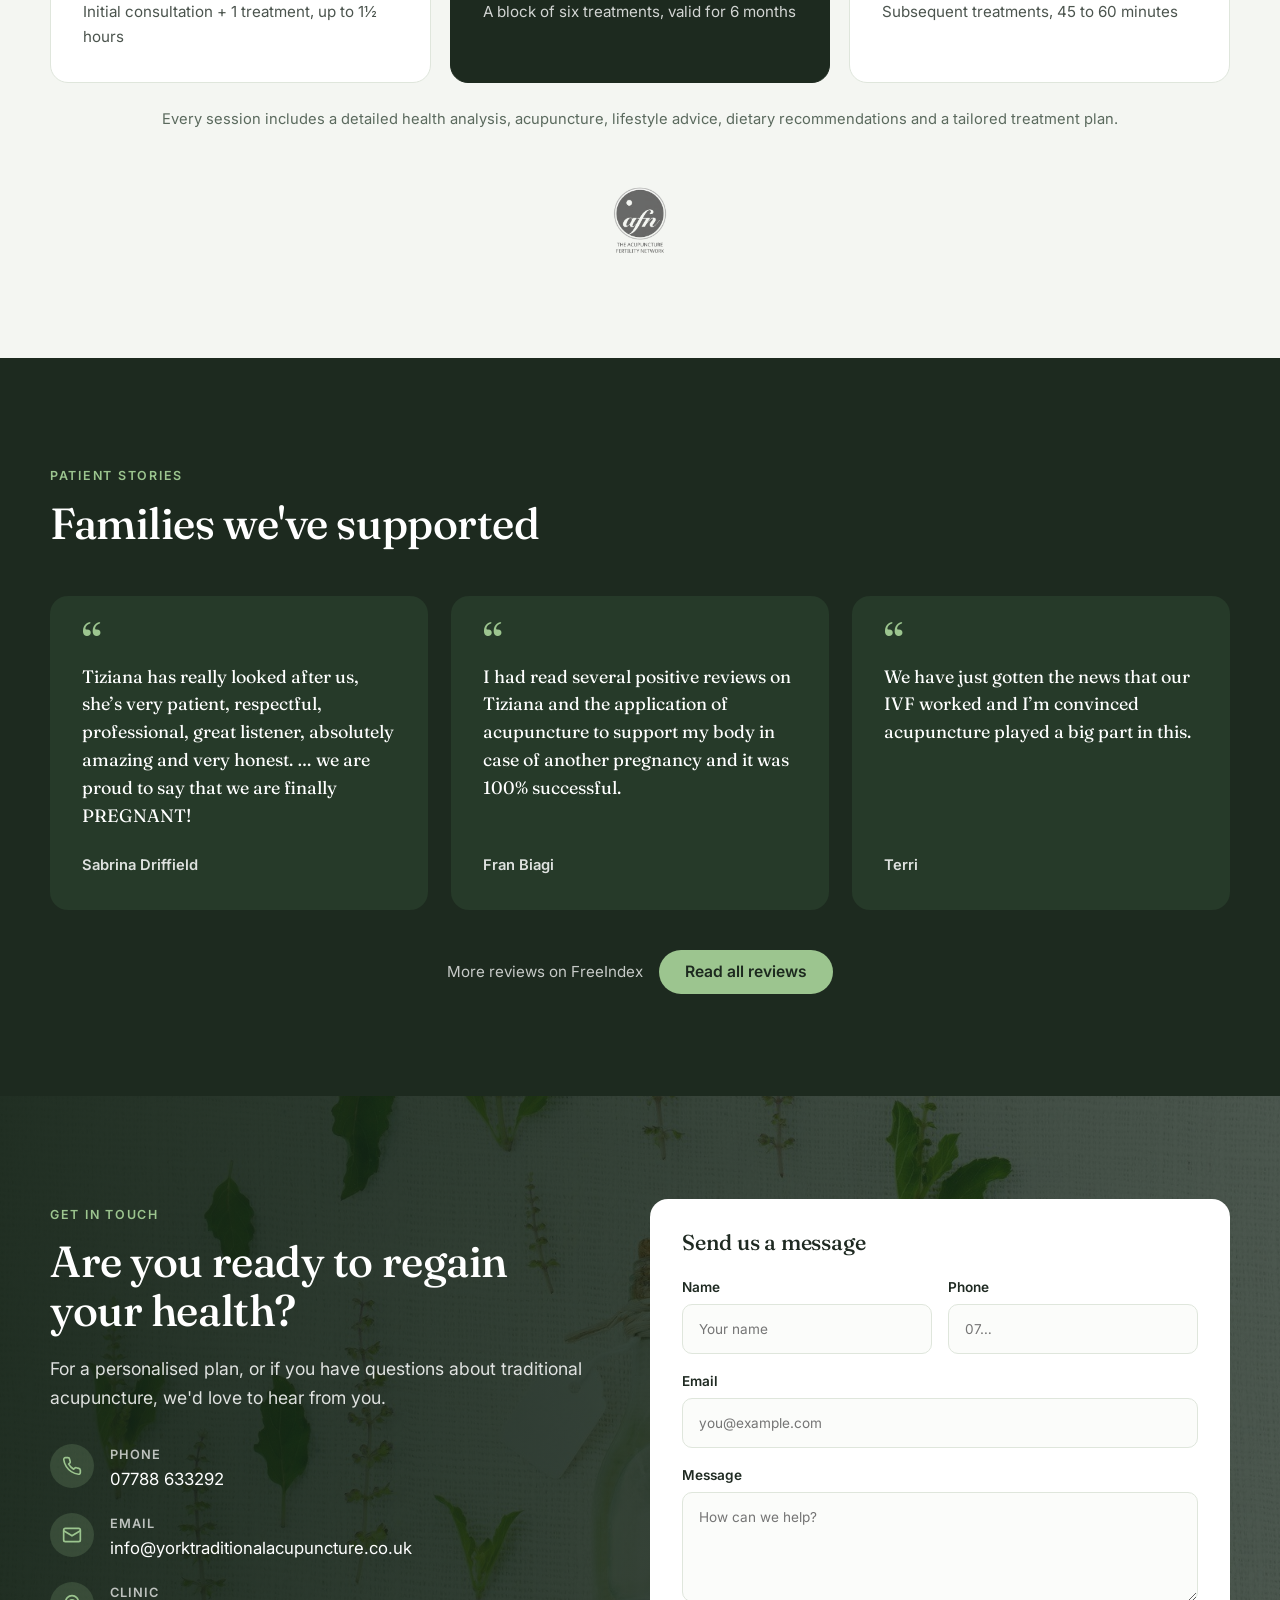
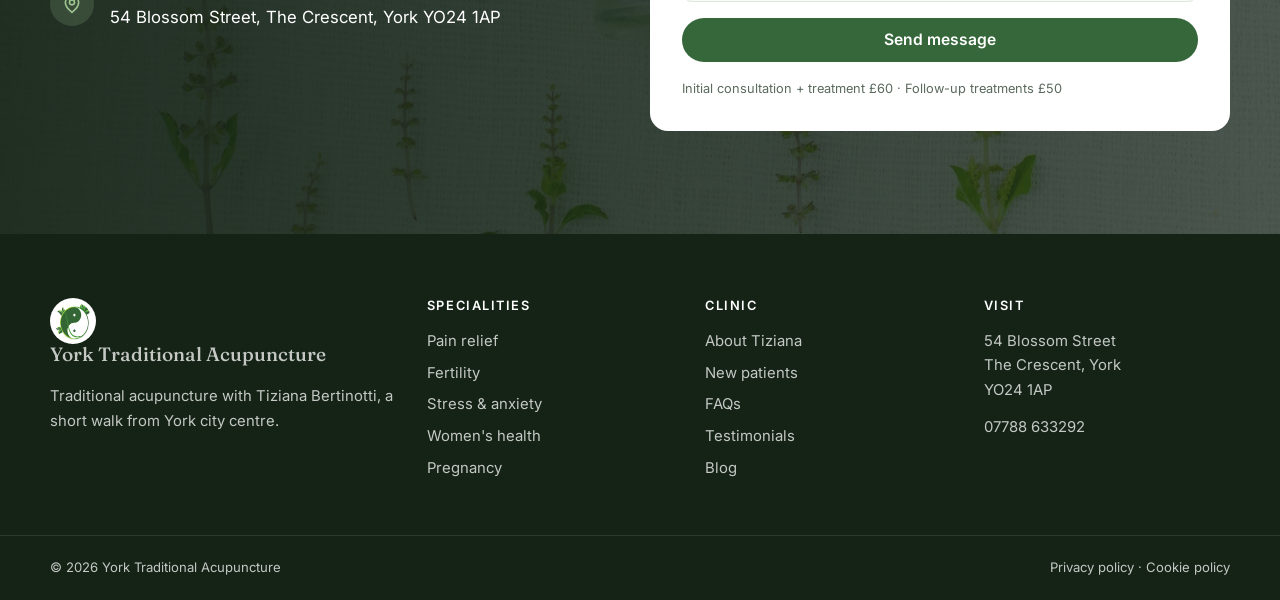
<file: fertility.html>
<!doctype html>
<html lang="en-GB">
<head>
<meta charset="utf-8">
<meta name="viewport" content="width=device-width, initial-scale=1">
<meta name="robots" content="noindex, nofollow">
<title>Acupuncture for Fertility · York Traditional Acupuncture (design mockup)</title>
<link rel="preconnect" href="https://fonts.googleapis.com">
<link href="https://fonts.googleapis.com/css2?family=Fraunces:opsz,wght@9..144,400;9..144,500;9..144,600&family=Inter:wght@400;500;600;700&display=swap" rel="stylesheet">
<link rel="stylesheet" href="styles.css">
</head>
<body>
<div class="mockup-label">Design mockup · not the live site</div>

<header class="site-header">
  <div class="topbar"><div class="wrap">
    <span class="hide-sm">54 Blossom Street, York · Walking distance from the city centre</span>
    <span><a href="tel:07788633292">07788 633292</a><span class="hide-xs"> · <a href="mailto:info@yorktraditionalacupuncture.co.uk">info@yorktraditionalacupuncture.co.uk</a></span></span>
  </div></div>
  <nav class="nav"><div class="wrap">
    <a class="brand" href="index.html"><img src="images/logo.svg" alt=""><span><b>York Traditional Acupuncture</b><small>Tiziana Bertinotti · since 2011</small></span></a>
    <div class="menu" id="site-menu">
      <a href="index.html">Home</a>
      <a href="#">New Patients</a>
      <a href="about.html">About</a>
      <a class="active" href="fertility.html">Specialities</a>
      <a href="#">Testimonials</a>
      <a href="blog-post.html">Blog</a>
      <a href="#contact">Contact &amp; Fees</a>
      <a class="btn btn-sage" href="#contact">Book a consultation</a>
    </div>
    <button class="menu-toggle" type="button" aria-label="Menu" aria-expanded="false" aria-controls="site-menu">
      <svg class="i-open" viewBox="0 0 24 24" fill="none" stroke-width="2" stroke-linecap="round"><path d="M4 7h16M4 12h16M4 17h16"/></svg>
      <svg class="i-close" viewBox="0 0 24 24" fill="none" stroke-width="2" stroke-linecap="round"><path d="M6 6l12 12M18 6 6 18"/></svg>
    </button>
  </div></nav>
  <script>
    (function () {
      var header = document.currentScript.closest('.site-header');
      var btn = header.querySelector('.menu-toggle');
      function set(open) { header.classList.toggle('open', open); btn.setAttribute('aria-expanded', open); }
      btn.addEventListener('click', function () { set(!header.classList.contains('open')); });
      header.querySelector('.menu').addEventListener('click', function (e) { if (e.target.closest('a')) set(false); });
      document.addEventListener('keydown', function (e) { if (e.key === 'Escape') set(false); });
    })();
  </script>
</header>
<section class="hero short" style="--hero-img:url('images/fertility.jpg')">
  <div class="wrap"><div class="hero-copy">
    <div class="crumbs"><a href="index.html">Home</a> / Specialities / Fertility</div>
    <span class="eyebrow">Acupuncture for fertility</span>
    <h1>Support on your journey to parenthood</h1>
    <p class="lead">Discover how acupuncture can support your fertility, for both partners, and alongside IVF or assisted fertility treatment.</p>
    <div class="actions">
      <a class="btn btn-sage" href="#contact">Book a consultation</a>
      <a class="btn btn-ghost" href="#how">How it helps</a>
    </div>
  </div></div>
</section>

<section class="section"><div class="wrap">
  <div class="section-head"><span class="eyebrow">Did you know?</span><h2>Fertility struggles are more common than you might think</h2></div>
  <div class="facts">
    <div class="fact"><b>1 in 7</b><p>couples in the UK face fertility problems, and many can't afford private IVF.</p></div>
    <div class="fact"><b>Years</b><p>Conception may be straightforward, or it may take years to become pregnant.</p></div>
    <div class="fact"><b>Both</b><p>Healthy fertility always involves both partners. Sperm quality matters just as much.</p></div>
    <div class="fact"><b>Unknown</b><p>Most of us don't know how fertile we are until it's time to start a family.</p></div>
  </div>
</div></section>

<section class="section bg-cream" id="how"><div class="wrap split">
  <div class="media"><img src="images/pregnancy.jpg" alt=""></div>
  <div class="copy">
    <span class="eyebrow">How acupuncture helps</span>
    <h2>Complementing your medical care</h2>
    <p style="margin-top:1.4rem">For couples who have been trying to conceive for some time, or who are undergoing assisted fertility or IVF, acupuncture complements standard medical care and can be used safely alongside medications and hormone treatments.</p>
    <p>The clinical and experimental evidence suggests acupuncture supports fertility by:</p>
    <ul class="ticks">
      <li>Modulating the balance of hormones, particularly helpful with PCOS and endometriosis</li>
      <li>Increasing blood flow to the reproductive organs</li>
      <li>Down-regulating inflammation</li>
      <li>Improving sperm maturation and supporting sperm production and quality</li>
      <li>Helping manage the negative effects of stress</li>
    </ul>
  </div>
</div></section>

<section class="section"><div class="wrap">
  <div class="section-head"><span class="eyebrow">Specialist support in York</span><h2>What working together looks like</h2></div>
  <div class="ways">
    <div class="way"><div class="num">1</div><h3>Understand your health</h3><p>We identify any underlying health matters and support your overall wellbeing to optimise your chances of conceiving.</p></div>
    <div class="way"><div class="num">2</div><h3>Alongside treatment</h3><p>Acupuncture can support medical fertility treatment, ease side-effects such as nausea, and help with the stress of procedures.</p></div>
    <div class="way"><div class="num">3</div><h3>A course that fits you</h3><p>Most clients have at least one series of six sessions, weekly or bi-weekly. Some continue for longer, especially during IVF.</p></div>
  </div>
</div></section>

<section class="section bg-cream"><div class="wrap">
  <div class="section-head center" style="text-align:center"><span class="eyebrow">Fees</span><h2>Simple, transparent pricing</h2></div>
  <div class="prices">
    <div class="price"><span class="eyebrow">First visit</span><div class="amt">£60</div><p>Initial consultation + 1 treatment, up to 1½ hours</p></div>
    <div class="price featured"><span class="eyebrow" style="color:var(--sage)">Best value</span><div class="amt">£30 off</div><p>A block of six treatments, valid for 6 months</p></div>
    <div class="price"><span class="eyebrow">Follow-up</span><div class="amt">£50</div><p>Subsequent treatments, 45 to 60 minutes</p></div>
  </div>
  <p class="center" style="text-align:center;color:var(--muted);margin-top:1.5rem;font-size:.92rem">Every session includes a detailed health analysis, acupuncture, lifestyle advice, dietary recommendations and a tailored treatment plan.</p>
  <div class="logos" style="padding-bottom:0"><img src="images/afn.png" alt="The Acupuncture Fertility Network" style="height:70px"></div>
</div></section>

<section class="section dark"><div class="wrap">
  <div class="section-head"><span class="eyebrow">Patient stories</span><h2>Families we've supported</h2></div>
  <div class="quotes">
    <figure class="quote" style="margin:0"><span class="stars">“</span><blockquote>Tiziana has really looked after us, she’s very patient, respectful, professional, great listener, absolutely amazing and very honest. … we are proud to say that we are finally PREGNANT!</blockquote><cite>Sabrina Driffield</cite></figure>
    <figure class="quote" style="margin:0"><span class="stars">“</span><blockquote>I had read several positive reviews on Tiziana and the application of acupuncture to support my body in case of another pregnancy and it was 100% successful.</blockquote><cite>Fran Biagi</cite></figure>
    <figure class="quote" style="margin:0"><span class="stars">“</span><blockquote>We have just gotten the news that our IVF worked and I’m convinced acupuncture played a big part in this.</blockquote><cite>Terri</cite></figure>
  </div>
  <div class="reviews-link"><span>More reviews on FreeIndex</span><a class="btn btn-sage" href="#">Read all reviews</a></div>
</div></section>

<section class="section cta" id="contact"><div class="wrap contact-grid">
  <div>
    <span class="eyebrow" style="color:var(--sage)">Get in touch</span>
    <h2>Are you ready to regain your health?</h2>
    <p style="opacity:.85;margin-top:1.2rem;font-size:1.1rem">For a personalised plan, or if you have questions about traditional acupuncture, we'd love to hear from you.</p>
    <ul class="contact-list">
      <li><span class="ic"><svg viewBox="0 0 24 24" fill="none" stroke-width="2" stroke-linecap="round" stroke-linejoin="round"><path d="M22 16.9v3a2 2 0 0 1-2.2 2 19.8 19.8 0 0 1-8.6-3.1 19.5 19.5 0 0 1-6-6A19.8 19.8 0 0 1 2.1 4.2 2 2 0 0 1 4.1 2h3a2 2 0 0 1 2 1.7c.1.9.4 1.8.7 2.7a2 2 0 0 1-.5 2.1L8 9.8a16 16 0 0 0 6 6l1.3-1.3a2 2 0 0 1 2.1-.4c.9.3 1.8.6 2.7.7a2 2 0 0 1 1.7 2z"/></svg></span><div><b>Phone</b><a href="tel:07788633292">07788 633292</a></div></li>
      <li><span class="ic"><svg viewBox="0 0 24 24" fill="none" stroke-width="2" stroke-linecap="round" stroke-linejoin="round"><rect x="2" y="4" width="20" height="16" rx="2"/><path d="m22 7-10 6L2 7"/></svg></span><div><b>Email</b><a href="mailto:info@yorktraditionalacupuncture.co.uk">info@yorktraditionalacupuncture.co.uk</a></div></li>
      <li><span class="ic"><svg viewBox="0 0 24 24" fill="none" stroke-width="2" stroke-linecap="round" stroke-linejoin="round"><path d="M20 10c0 6-8 12-8 12s-8-6-8-12a8 8 0 0 1 16 0z"/><circle cx="12" cy="10" r="3"/></svg></span><div><b>Clinic</b><span>54 Blossom Street, The Crescent, York YO24 1AP</span></div></li>
    </ul>
  </div>
  <form class="form" onsubmit="return false">
    <h3>Send us a message</h3>
    <div class="row"><label>Name<input placeholder="Your name"></label><label>Phone<input placeholder="07…"></label></div>
    <label>Email<input placeholder="you@example.com"></label>
    <label>Message<textarea placeholder="How can we help?"></textarea></label>
    <button class="btn btn-green" style="border:0;justify-content:center;cursor:pointer">Send message</button>
    <p class="note">Initial consultation + treatment £60 · Follow-up treatments £50</p>
  </form>
</div></section>

<footer class="site-footer">
  <div class="wrap">
    <div>
      <a class="brand" href="index.html"><img src="images/logo.svg" alt=""><span><b>York Traditional Acupuncture</b></span></a>
      <p>Traditional acupuncture with Tiziana Bertinotti, a short walk from York city centre.</p>
    </div>
    <div><h4>Specialities</h4><a href="#">Pain relief</a><a href="fertility.html">Fertility</a><a href="#">Stress &amp; anxiety</a><a href="#">Women's health</a><a href="#">Pregnancy</a></div>
    <div><h4>Clinic</h4><a href="about.html">About Tiziana</a><a href="#">New patients</a><a href="#">FAQs</a><a href="#">Testimonials</a><a href="blog-post.html">Blog</a></div>
    <div><h4>Visit</h4><span>54 Blossom Street<br>The Crescent, York<br>YO24 1AP</span><a href="tel:07788633292" style="margin-top:.8rem">07788 633292</a></div>
  </div>
  <div class="legal"><div class="wrap"><span>© 2026 York Traditional Acupuncture</span><span>Privacy policy · Cookie policy</span></div></div>
</footer>

</body>
</html>
</file>
<file: styles.css>
/* York Traditional Acupuncture — design refresh mockup (direction C: image-led) */

:root {
  --forest: #1d2a1f;
  --forest-2: #263a29;
  --green: #36673a;
  --sage: #9cc58f;
  --sage-soft: #e3eedd;
  --cream: #f4f6f2;
  --paper: #fbfcfa;
  --ink: #1f2a22;
  --muted: #5b6a5e;
  --line: #dfe6dc;
  --radius: 18px;
  --serif: "Fraunces", Georgia, serif;
  --sans: "Inter", system-ui, -apple-system, "Segoe UI", sans-serif;
  --wrap: 1180px;
}

* { box-sizing: border-box; }
html { scroll-behavior: smooth; }
body {
  margin: 0;
  font: 400 17px/1.65 var(--sans);
  color: var(--ink);
  background: var(--paper);
  -webkit-font-smoothing: antialiased;
}
img { max-width: 100%; display: block; }
a { color: var(--green); }
h1, h2, h3 { font-family: var(--serif); font-weight: 500; line-height: 1.12; letter-spacing: -0.01em; margin: 0; }
h1 { font-size: clamp(2.4rem, 5.2vw, 4.2rem); }
h2 { font-size: clamp(1.9rem, 3.4vw, 2.8rem); }
h3 { font-size: 1.35rem; }
p { margin: 0 0 1em; }

.wrap { width: min(var(--wrap), 100% - 2.5rem); margin-inline: auto; }
.eyebrow {
  display: inline-block;
  font: 600 0.78rem/1 var(--sans);
  letter-spacing: 0.14em;
  text-transform: uppercase;
  color: var(--green);
  margin-bottom: 1rem;
}
.section { padding: clamp(4rem, 8vw, 7rem) 0; }
.section-head { max-width: 640px; margin-bottom: 3rem; }
.section-head p { color: var(--muted); font-size: 1.1rem; }
.center { text-align: center; margin-inline: auto; }

/* Buttons */
.btn {
  display: inline-flex; align-items: center; gap: 0.5rem;
  padding: 0.9rem 1.6rem;
  border-radius: 999px;
  font: 600 0.98rem/1 var(--sans);
  text-decoration: none;
  transition: transform 0.15s ease, background 0.15s ease;
}
.btn:hover { transform: translateY(-1px); }
.btn-sage { background: var(--sage); color: var(--forest); }
.btn-sage:hover { background: #b0d3a5; }
.btn-ghost { border: 1.5px solid rgba(255,255,255,0.7); color: #fff; }
.btn-green { background: var(--green); color: #fff; }
.btn-green:hover { background: var(--forest-2); }
.btn-outline { border: 1.5px solid var(--green); color: var(--green); }

/* Header (sits over the hero) */
.site-header {
  position: absolute; inset: 0 0 auto; z-index: 10;
  color: #fff;
  background: linear-gradient(180deg, rgba(20,35,22,0.6), rgba(20,35,22,0));
  padding-bottom: 2rem;
}
.topbar {
  font-size: 0.85rem;
  border-bottom: 1px solid rgba(255,255,255,0.15);
}
.topbar .wrap { display: flex; justify-content: space-between; gap: 1rem; padding: 0.55rem 0; opacity: 0.9; }
.topbar a { color: #fff; text-decoration: none; }
.nav .wrap { display: flex; align-items: center; justify-content: space-between; padding: 1.1rem 0; }
.brand { display: flex; align-items: center; gap: 0.75rem; color: #fff; text-decoration: none; }
.brand img { width: 46px; height: 46px; background: #fff; border-radius: 50%; padding: 4px; }
.brand b { font: 500 1.2rem/1.1 var(--serif); }
.brand small { display: block; font: 400 0.75rem/1.3 var(--sans); opacity: 0.8; letter-spacing: 0.04em; }
.menu { display: flex; align-items: center; gap: 1.5rem; font-size: 0.93rem; white-space: nowrap; }
.menu a { color: #fff; text-decoration: none; opacity: 0.9; }
.menu a:hover, .menu a.active { opacity: 1; text-decoration: underline; text-underline-offset: 6px; text-decoration-color: var(--sage); }
.menu .btn { opacity: 1; padding: 0.7rem 1.2rem; }
.menu-toggle { display: none; background: none; cursor: pointer; padding: 0; }
.menu-toggle .i-close { display: none; }
.nav { position: relative; }

/* Hero */
.hero {
  position: relative;
  min-height: min(92vh, 860px);
  display: flex; align-items: flex-end;
  color: #fff;
  background:
    linear-gradient(90deg, rgba(20,35,22,0.92) 0%, rgba(20,35,22,0.65) 45%, rgba(20,35,22,0.1) 100%),
    var(--hero-img) center/cover;
}
.hero.short { min-height: min(68vh, 620px); }
.hero .wrap { padding: 11rem 0 5.5rem; }
.hero-copy { max-width: 620px; }
.hero .eyebrow { color: var(--sage); }
.hero p.lead { font-size: 1.2rem; opacity: 0.9; margin: 1.3rem 0 2rem; max-width: 520px; }
.hero .actions { display: flex; flex-wrap: wrap; gap: 0.8rem; }
.crumbs { font-size: 0.85rem; opacity: 0.75; margin-bottom: 1.2rem; }
.crumbs a { color: #fff; }

/* Trust bar */
.trust { background: var(--forest); color: #fff; }
.trust .wrap { display: grid; grid-template-columns: repeat(4, 1fr); }
.trust-item { padding: 1.6rem 1.5rem; border-left: 1px solid rgba(255,255,255,0.12); }
.trust-item:first-child { border-left: 0; padding-left: 0; }
.trust-item b { display: block; font: 500 1.6rem/1.1 var(--serif); color: var(--sage); }
.trust-item span { font-size: 0.88rem; opacity: 0.8; }

/* Intro split */
.split { display: grid; grid-template-columns: 1fr 1fr; gap: clamp(2.5rem, 6vw, 6rem); align-items: center; }
.split .media { border-radius: var(--radius); overflow: hidden; aspect-ratio: 4/5; }
.split .media img { width: 100%; height: 100%; object-fit: cover; }
.split .copy p { color: var(--muted); font-size: 1.08rem; }
.ticks { list-style: none; padding: 0; margin: 1.5rem 0 2rem; display: grid; gap: 0.7rem; }
.ticks li { display: flex; gap: 0.75rem; align-items: flex-start; }
.ticks li::before {
  content: ""; flex: none; width: 22px; height: 22px; margin-top: 2px; border-radius: 50%;
  background: var(--sage-soft) url("data:image/svg+xml,%3Csvg xmlns='http://www.w3.org/2000/svg' viewBox='0 0 24 24' fill='none' stroke='%2336673a' stroke-width='3' stroke-linecap='round' stroke-linejoin='round'%3E%3Cpath d='M5 12l5 5L20 7'/%3E%3C/svg%3E") center/13px no-repeat;
}

/* Service tiles */
.bg-cream { background: var(--cream); }
.tiles { display: grid; grid-template-columns: repeat(3, 1fr); gap: 1.4rem; }
.tile {
  position: relative; display: flex; flex-direction: column; justify-content: flex-end;
  min-height: 360px; padding: 1.6rem;
  border-radius: var(--radius); overflow: hidden;
  color: #fff; text-decoration: none;
  background: linear-gradient(180deg, rgba(20,35,22,0) 25%, rgba(20,35,22,0.55) 55%, rgba(20,35,22,0.92) 100%), var(--img) center/cover;
  transition: transform 0.25s ease;
}
.tile:hover { transform: translateY(-4px); }
.tile h3 { color: #fff; margin-bottom: 0.4rem; }
.tile p { font-size: 0.93rem; opacity: 0.85; margin: 0; }
.tile .more { margin-top: 0.9rem; font-size: 0.88rem; font-weight: 600; color: var(--sage); }

/* Quote / testimonials */
.dark { background: var(--forest); color: #fff; }
.dark .eyebrow { color: var(--sage); }
.dark .section-head p { color: rgba(255,255,255,0.7); }
.quotes { display: grid; grid-template-columns: repeat(3, 1fr); gap: 1.4rem; }
.quote {
  background: var(--forest-2); border-radius: var(--radius); padding: 2rem;
  display: flex; flex-direction: column;
}
.quote .stars { color: var(--sage); font: 500 3rem/0.6 var(--serif); height: 1.2rem; }
.quote blockquote { margin: 1rem 0 1.5rem; font: 400 1.12rem/1.55 var(--serif); flex: 1; }
.quote cite { font-style: normal; font-weight: 600; font-size: 0.92rem; opacity: 0.85; }
.reviews-link { margin-top: 2.5rem; display: flex; justify-content: center; gap: 1rem; flex-wrap: wrap; align-items: center; }
.reviews-link span { opacity: 0.75; font-size: 0.95rem; }

/* Pull quote */
.pull { font: 400 clamp(1.4rem, 2.6vw, 2rem)/1.35 var(--serif); max-width: 860px; }
.pull footer { margin-top: 1.2rem; font: 600 0.95rem var(--sans); color: var(--muted); }

/* Logos */
.logos { display: flex; flex-wrap: wrap; justify-content: center; align-items: center; gap: 3rem; padding: 2.5rem 0; }
.logos img { height: 56px; width: auto; filter: grayscale(1); opacity: 0.7; transition: 0.2s; }
.logos img:hover { filter: none; opacity: 1; }
.logos-label { text-align: center; color: var(--muted); font-size: 0.85rem; letter-spacing: 0.1em; text-transform: uppercase; }

/* Blog cards */
.posts { display: grid; grid-template-columns: repeat(3, 1fr); gap: 1.6rem; }
.post-card { text-decoration: none; color: inherit; }
.post-card .thumb { aspect-ratio: 16/10; border-radius: 14px; overflow: hidden; margin-bottom: 1rem; }
.post-card .thumb img { width: 100%; height: 100%; object-fit: cover; transition: transform 0.4s ease; }
.post-card:hover .thumb img { transform: scale(1.04); }
.post-card .cat { font-size: 0.78rem; font-weight: 600; letter-spacing: 0.1em; text-transform: uppercase; color: var(--green); }
.post-card h3 { margin: 0.4rem 0; font-size: 1.25rem; }
.post-card p { color: var(--muted); font-size: 0.95rem; margin: 0; }

/* CTA band + contact */
.cta {
  color: #fff;
  background: linear-gradient(90deg, rgba(20,35,22,0.94), rgba(20,35,22,0.75)), var(--img, url("images/herbs.jpg")) center/cover;
}
.contact-grid { display: grid; grid-template-columns: 1.1fr 1fr; gap: clamp(2rem, 5vw, 5rem); align-items: start; }
.contact-list { list-style: none; padding: 0; margin: 2rem 0 0; display: grid; gap: 1.2rem; }
.contact-list li { display: flex; gap: 1rem; }
.contact-list .ic { flex: none; width: 44px; height: 44px; border-radius: 50%; background: rgba(156,197,143,0.18); display: grid; place-items: center; }
.contact-list .ic svg { width: 20px; height: 20px; stroke: var(--sage); }
.contact-list b { display: block; font-size: 0.8rem; letter-spacing: 0.08em; text-transform: uppercase; opacity: 0.7; font-weight: 600; }
.contact-list a, .contact-list span { color: #fff; text-decoration: none; font-size: 1.05rem; }
.form { background: #fff; color: var(--ink); border-radius: var(--radius); padding: 2rem; display: grid; gap: 1rem; }
.form h3 { margin-bottom: 0.3rem; }
.form .row { display: grid; grid-template-columns: 1fr 1fr; gap: 1rem; }
.form label { font-size: 0.85rem; font-weight: 600; display: grid; gap: 0.35rem; }
.form input, .form textarea {
  font: inherit; font-weight: 400; padding: 0.8rem 1rem; border: 1px solid var(--line); border-radius: 10px; background: var(--paper);
}
.form textarea { min-height: 110px; resize: vertical; }
.form .note { font-size: 0.8rem; color: var(--muted); margin: 0; }

/* Footer */
.site-footer { background: #142316; color: rgba(255,255,255,0.75); font-size: 0.93rem; }
.site-footer .wrap { display: grid; grid-template-columns: 1.4fr 1fr 1fr 1fr; gap: 2rem; padding: 4rem 0 3rem; }
.site-footer h4 { color: #fff; font: 600 0.8rem var(--sans); letter-spacing: 0.12em; text-transform: uppercase; margin: 0 0 1rem; }
.site-footer a { color: rgba(255,255,255,0.75); text-decoration: none; display: block; margin-bottom: 0.45rem; }
.site-footer a:hover { color: #fff; }
.site-footer .brand { margin-bottom: 1rem; }
.legal { border-top: 1px solid rgba(255,255,255,0.1); }
.legal .wrap { display: flex; justify-content: space-between; padding: 1.3rem 0; font-size: 0.82rem; grid-template-columns: none; }

/* Inner-page bits */
.facts { display: grid; grid-template-columns: repeat(4, 1fr); gap: 1.2rem; }
.fact { background: #fff; border: 1px solid var(--line); border-radius: var(--radius); padding: 1.6rem; }
.fact b { display: block; font: 500 2.2rem/1 var(--serif); color: var(--green); margin-bottom: 0.7rem; }
.fact p { margin: 0; color: var(--muted); font-size: 0.97rem; }
.ways { display: grid; grid-template-columns: repeat(3, 1fr); gap: 1.2rem; }
.way { padding: 1.6rem; border-radius: var(--radius); background: #fff; border: 1px solid var(--line); }
.way .num { width: 40px; height: 40px; border-radius: 50%; background: var(--sage-soft); color: var(--green); display: grid; place-items: center; font: 600 1rem var(--serif); margin-bottom: 1rem; }
.way h3 { font-size: 1.15rem; margin-bottom: 0.4rem; }
.way p { margin: 0; color: var(--muted); font-size: 0.97rem; }
.prices { display: grid; grid-template-columns: repeat(3, 1fr); gap: 1.2rem; }
.price { background: #fff; border: 1px solid var(--line); border-radius: var(--radius); padding: 2rem; }
.price.featured { background: var(--forest); color: #fff; border-color: var(--forest); }
.price .amt { font: 500 2.6rem/1 var(--serif); margin: 0.8rem 0; }
.price.featured .amt { color: var(--sage); }
.price p { margin: 0; font-size: 0.95rem; opacity: 0.8; }
.timeline { position: relative; display: grid; gap: 2.5rem; padding-left: 2.5rem; border-left: 2px solid var(--line); }
.tl-item { position: relative; }
.tl-item::before { content: ""; position: absolute; left: calc(-2.5rem - 8px); top: 0.35rem; width: 14px; height: 14px; border-radius: 50%; background: var(--sage); box-shadow: 0 0 0 5px var(--paper); }
.tl-item .when { font-size: 0.8rem; font-weight: 600; letter-spacing: 0.12em; text-transform: uppercase; color: var(--green); }
.tl-item h3 { margin: 0.3rem 0 0.6rem; }
.tl-item p { color: var(--muted); margin: 0; }
.cols-2 { columns: 2; column-gap: 3rem; }
.cols-2 li { break-inside: avoid; margin-bottom: 0.6rem; }
.awards { display: grid; grid-template-columns: repeat(2, 1fr); gap: 1.2rem; margin-top: 2rem; }
.award { display: flex; gap: 1rem; align-items: center; padding: 1.3rem 1.5rem; border-radius: var(--radius); background: var(--sage-soft); }
.award svg { flex: none; width: 34px; height: 34px; stroke: var(--green); }
.award b { display: block; font-family: var(--serif); font-weight: 500; font-size: 1.1rem; }
.award span { font-size: 0.9rem; color: var(--muted); }
.portrait { border-radius: var(--radius); aspect-ratio: 4/5; background: var(--sage-soft); display: grid; place-items: center; color: var(--green); text-align: center; font-size: 0.9rem; padding: 2rem; border: 2px dashed #b9cfb1; }

/* Article */
.article-hero { min-height: min(62vh, 560px); }
.meta { display: flex; gap: 1.2rem; flex-wrap: wrap; align-items: center; font-size: 0.92rem; opacity: 0.85; margin-top: 1.4rem; }
.meta .avatar { width: 34px; height: 34px; border-radius: 50%; background: var(--sage); color: var(--forest); display: grid; place-items: center; font-weight: 700; font-size: 0.85rem; }
.article { display: grid; grid-template-columns: minmax(0, 70ch) 260px; gap: 4rem; justify-content: center; }
.prose { font-size: 1.1rem; line-height: 1.75; }
.prose > p:first-child { font: 400 1.35rem/1.55 var(--serif); color: var(--ink); }
.prose p, .prose li { color: #333d35; }
.prose h2 { font-size: 1.85rem; margin: 2.6rem 0 1rem; }
.prose h3 { font-size: 1.3rem; margin: 2rem 0 0.6rem; }
.prose ul { padding-left: 1.2rem; }
.prose li { margin-bottom: 0.4rem; }
.prose li::marker { color: var(--green); }
.prose sup { line-height: 0; font-size: 0.7em; }
.prose sup a { text-decoration: none; }
.prose .refs { font-size: 0.9rem; }
.prose .refs li { color: var(--muted); }
.callout { background: var(--sage-soft); border-radius: var(--radius); padding: 1.8rem 2rem; margin: 2.5rem 0; }
.callout h3 { margin-bottom: 0.5rem; }
.callout p { margin-bottom: 1.2rem; }
.aside { position: sticky; top: 2rem; align-self: start; display: grid; gap: 1.2rem; }
.aside .box { border: 1px solid var(--line); border-radius: var(--radius); padding: 1.4rem; background: #fff; }
.aside h4 { margin: 0 0 0.8rem; font: 600 0.78rem var(--sans); letter-spacing: 0.12em; text-transform: uppercase; color: var(--muted); }
.aside .toc a { display: block; text-decoration: none; color: var(--ink); font-size: 0.92rem; padding: 0.35rem 0; border-bottom: 1px solid var(--line); }
.aside .toc a:last-child { border-bottom: 0; }
.aside .book { background: var(--forest); color: #fff; border-color: var(--forest); }
.aside .book h4 { color: var(--sage); }
.aside .book p { font-size: 0.93rem; opacity: 0.85; }

/* Responsive */
@media (max-width: 1180px) {
  .menu a:not(.btn) { display: none; }
  .menu-toggle { display: grid; place-items: center; width: 44px; height: 44px; border-radius: 50%; border: 1px solid rgba(255,255,255,0.4); margin-left: 1rem; }
  .menu-toggle svg { width: 20px; stroke: #fff; }
  .nav .wrap { justify-content: flex-start; }
  .nav .brand { margin-right: auto; }
  /* open menu: full-width panel under the nav */
  .site-header.open { background: var(--forest); }
  .site-header.open .i-open { display: none; }
  .site-header.open .i-close { display: block; }
  .site-header.open .menu {
    position: absolute; top: 100%; left: 0; right: 0;
    flex-direction: column; align-items: stretch; gap: 0;
    background: var(--forest); padding: 0.5rem 1.25rem 1.5rem;
    box-shadow: 0 20px 30px rgba(0,0,0,0.25);
  }
  .site-header.open .menu a:not(.btn) { display: block; padding: 0.95rem 0; font-size: 1.05rem; border-bottom: 1px solid rgba(255,255,255,0.1); }
  .site-header.open .menu .btn { display: inline-flex; justify-content: center; margin-top: 1.2rem; }
  .tiles, .quotes, .posts, .ways, .prices { grid-template-columns: 1fr 1fr; }
  .facts { grid-template-columns: 1fr 1fr; }
  .article { grid-template-columns: minmax(0, 70ch); }
  .aside { position: static; }
  .site-footer .wrap { grid-template-columns: 1fr 1fr; }
}
@media (max-width: 700px) {
  body { font-size: 16px; }
  .topbar .hide-sm, .menu .btn { display: none; }
  .hero { background: linear-gradient(180deg, rgba(20,35,22,0.45) 0%, rgba(20,35,22,0.92) 70%), var(--hero-img) center/cover; }
  .hero .wrap { padding: 9rem 0 3.5rem; }
  .trust .wrap { grid-template-columns: 1fr 1fr; }
  .trust-item, .trust-item:first-child { padding: 1.2rem 1rem 1.2rem 0; border-left: 0; border-top: 1px solid rgba(255,255,255,0.12); }
  .topbar .hide-xs { display: none; }
  .trust-item:nth-child(-n+2) { border-top: 0; }
  .split, .contact-grid { grid-template-columns: 1fr; }
  .split .media { aspect-ratio: 4/3; }
  .tiles, .quotes, .posts, .ways, .prices, .facts, .awards { grid-template-columns: 1fr; }
  .tile { min-height: 280px; }
  .form .row { grid-template-columns: 1fr; }
  .cols-2 { columns: 1; }
  .site-footer .wrap { grid-template-columns: 1fr; }
  .legal .wrap { flex-direction: column; gap: 0.3rem; }
}

/* Shared-preview safeguard: makes clear this isn't the live site */
.mockup-label {
  position: fixed; left: 1rem; bottom: 1rem; z-index: 100;
  background: rgba(20,35,22,0.85); color: #fff;
  font: 600 0.75rem/1 var(--sans); letter-spacing: 0.04em;
  padding: 0.55rem 0.9rem; border-radius: 999px;
}
</file>
